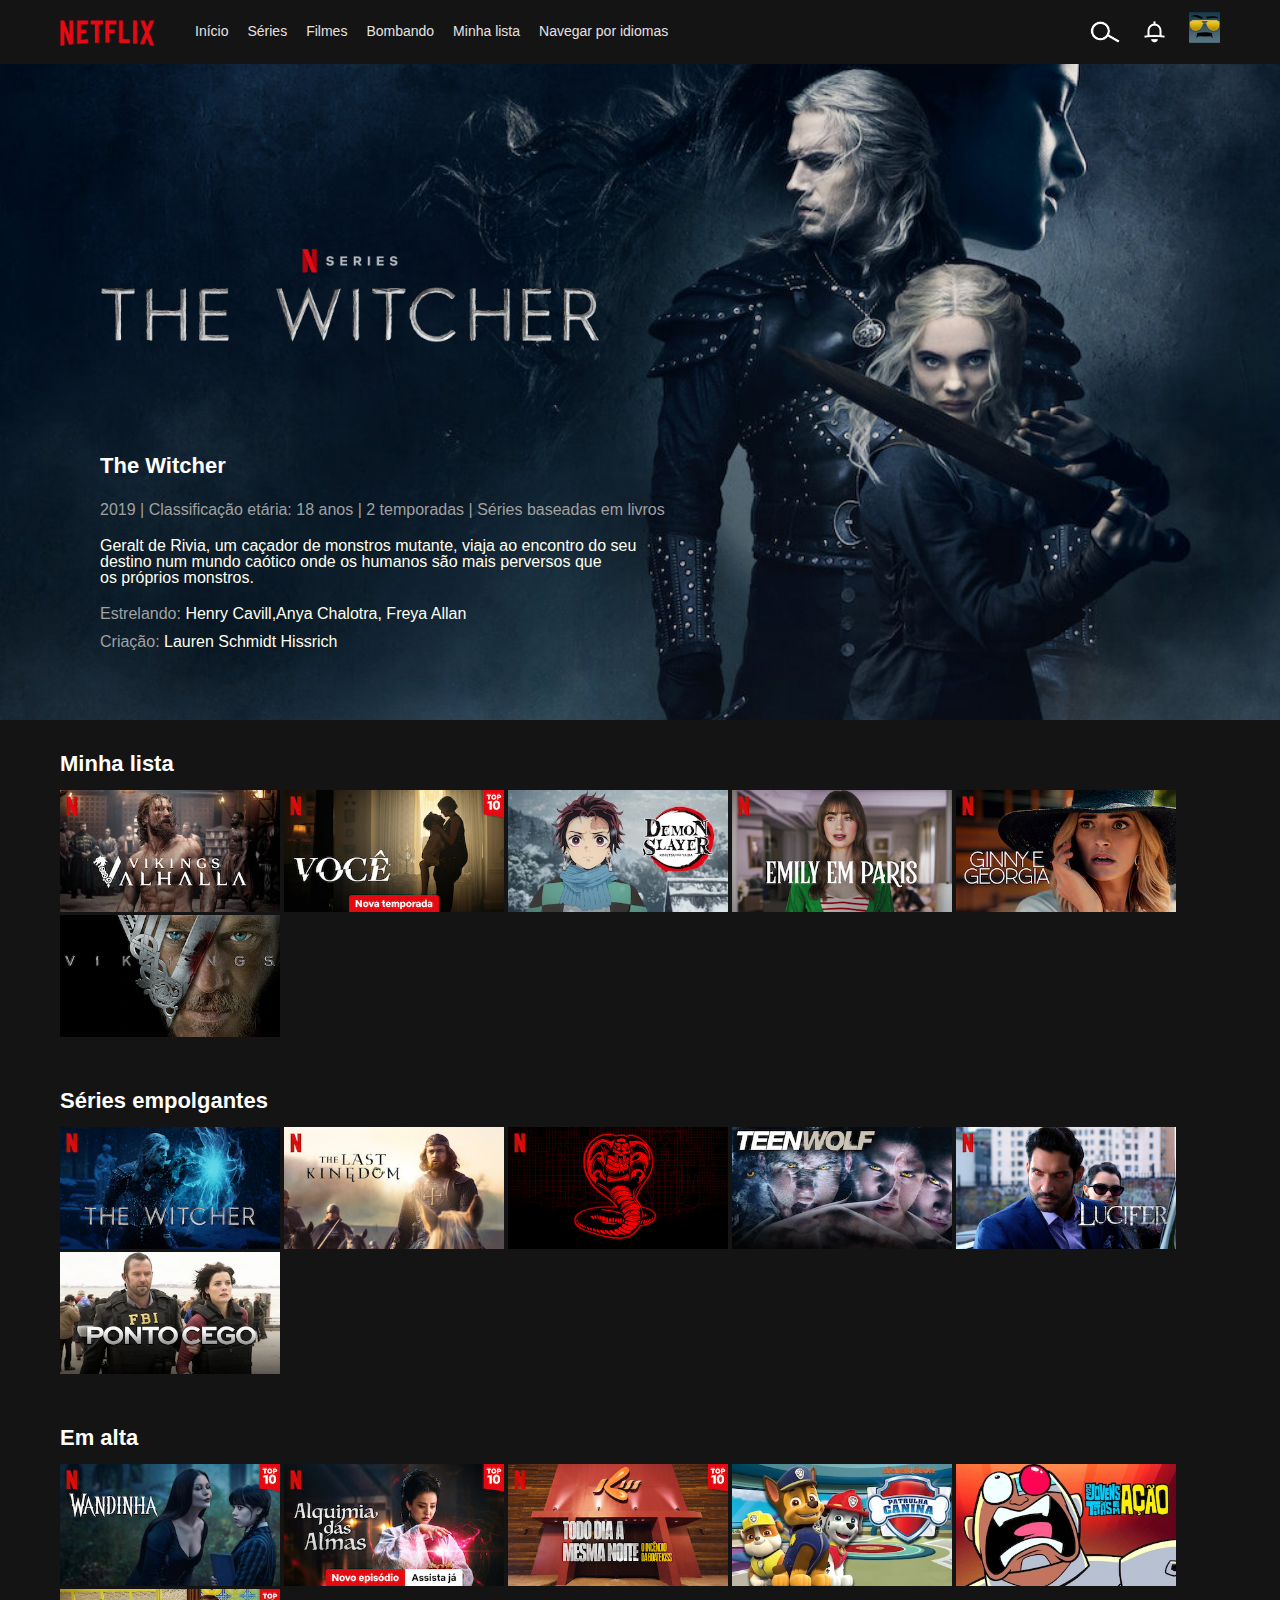
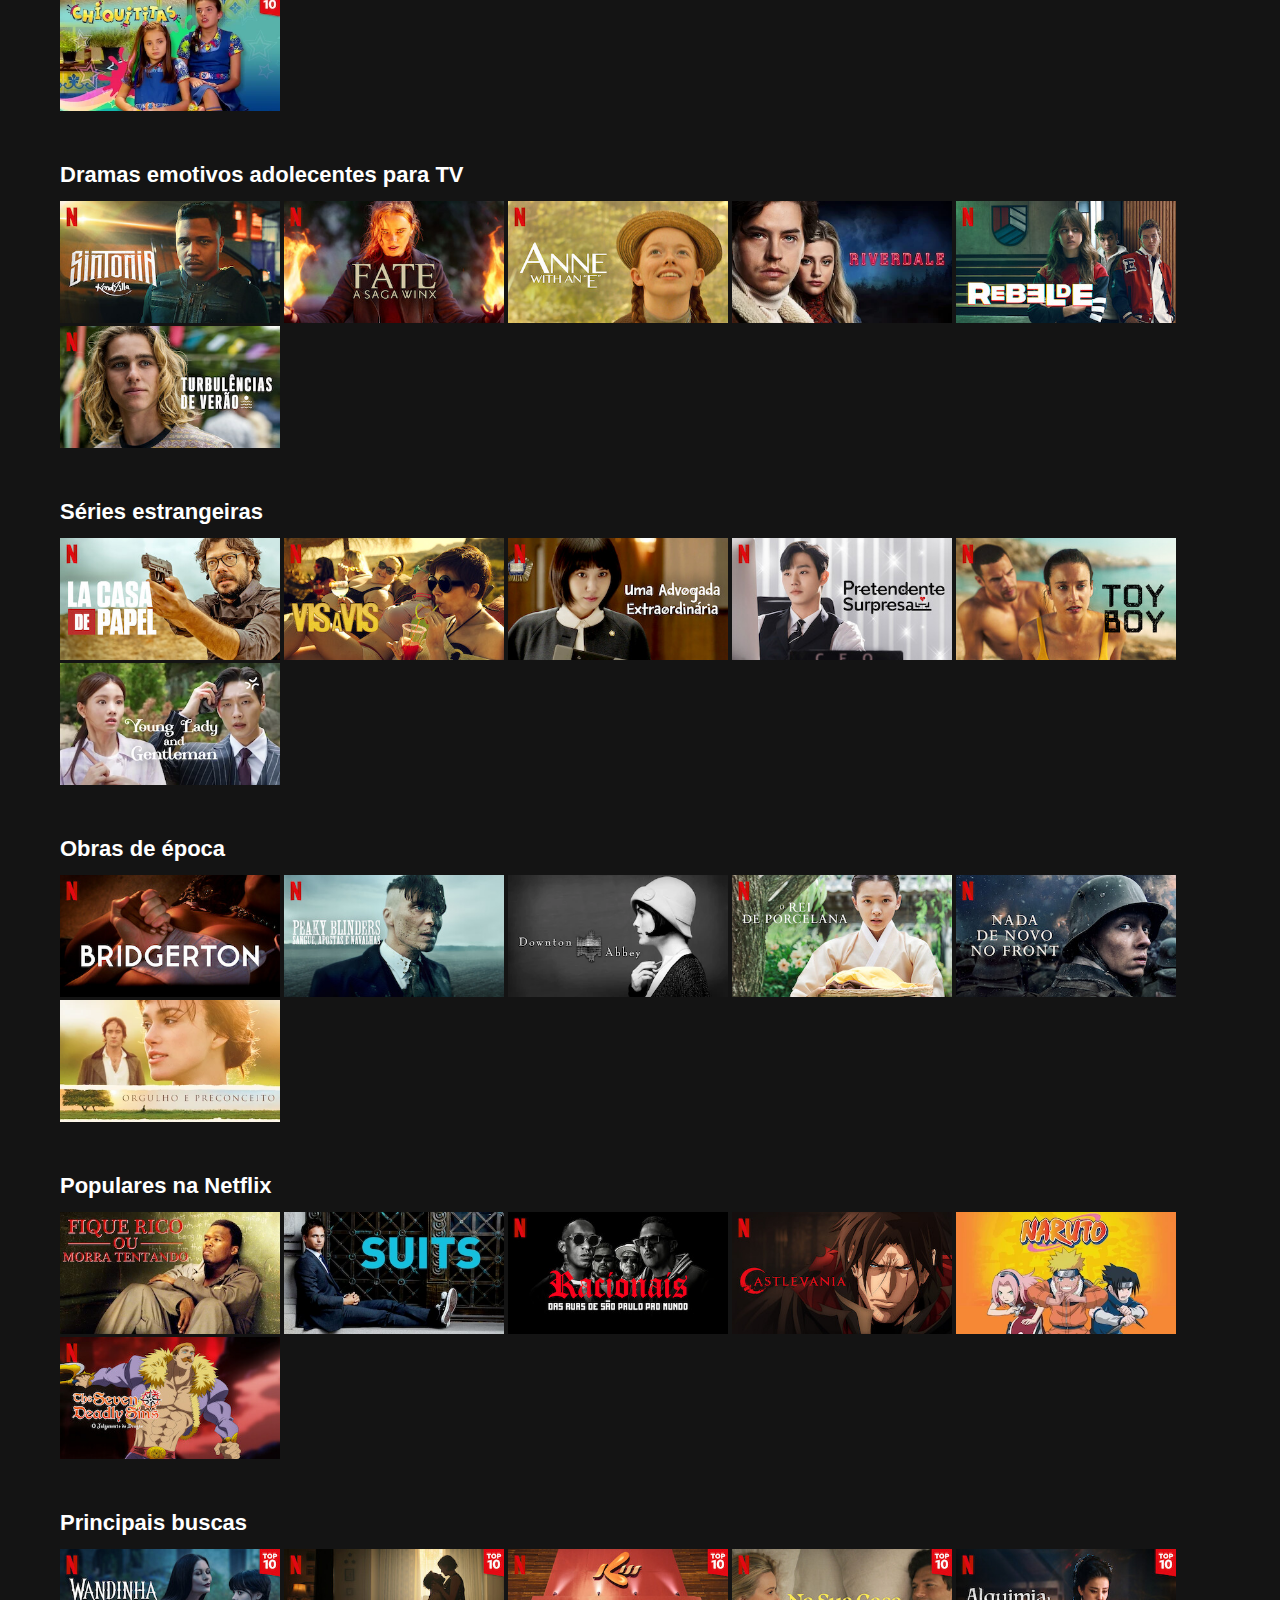
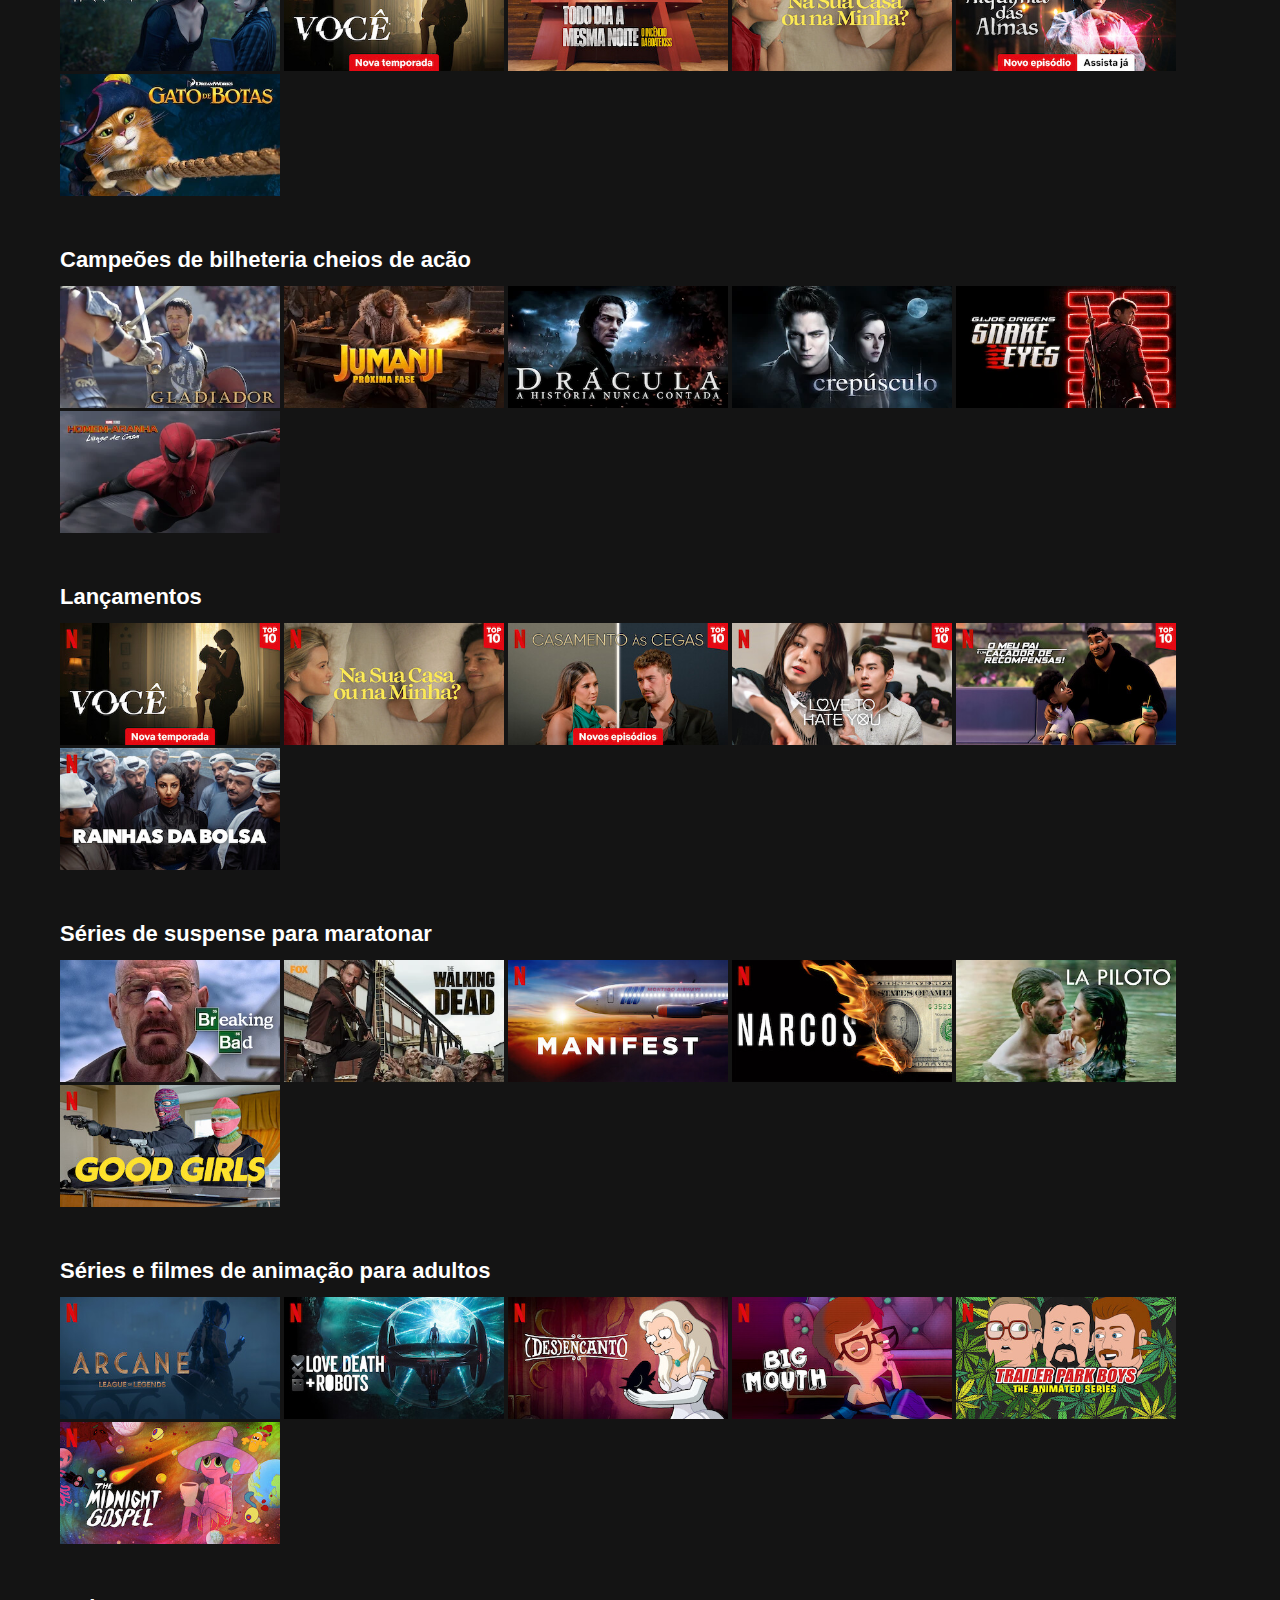
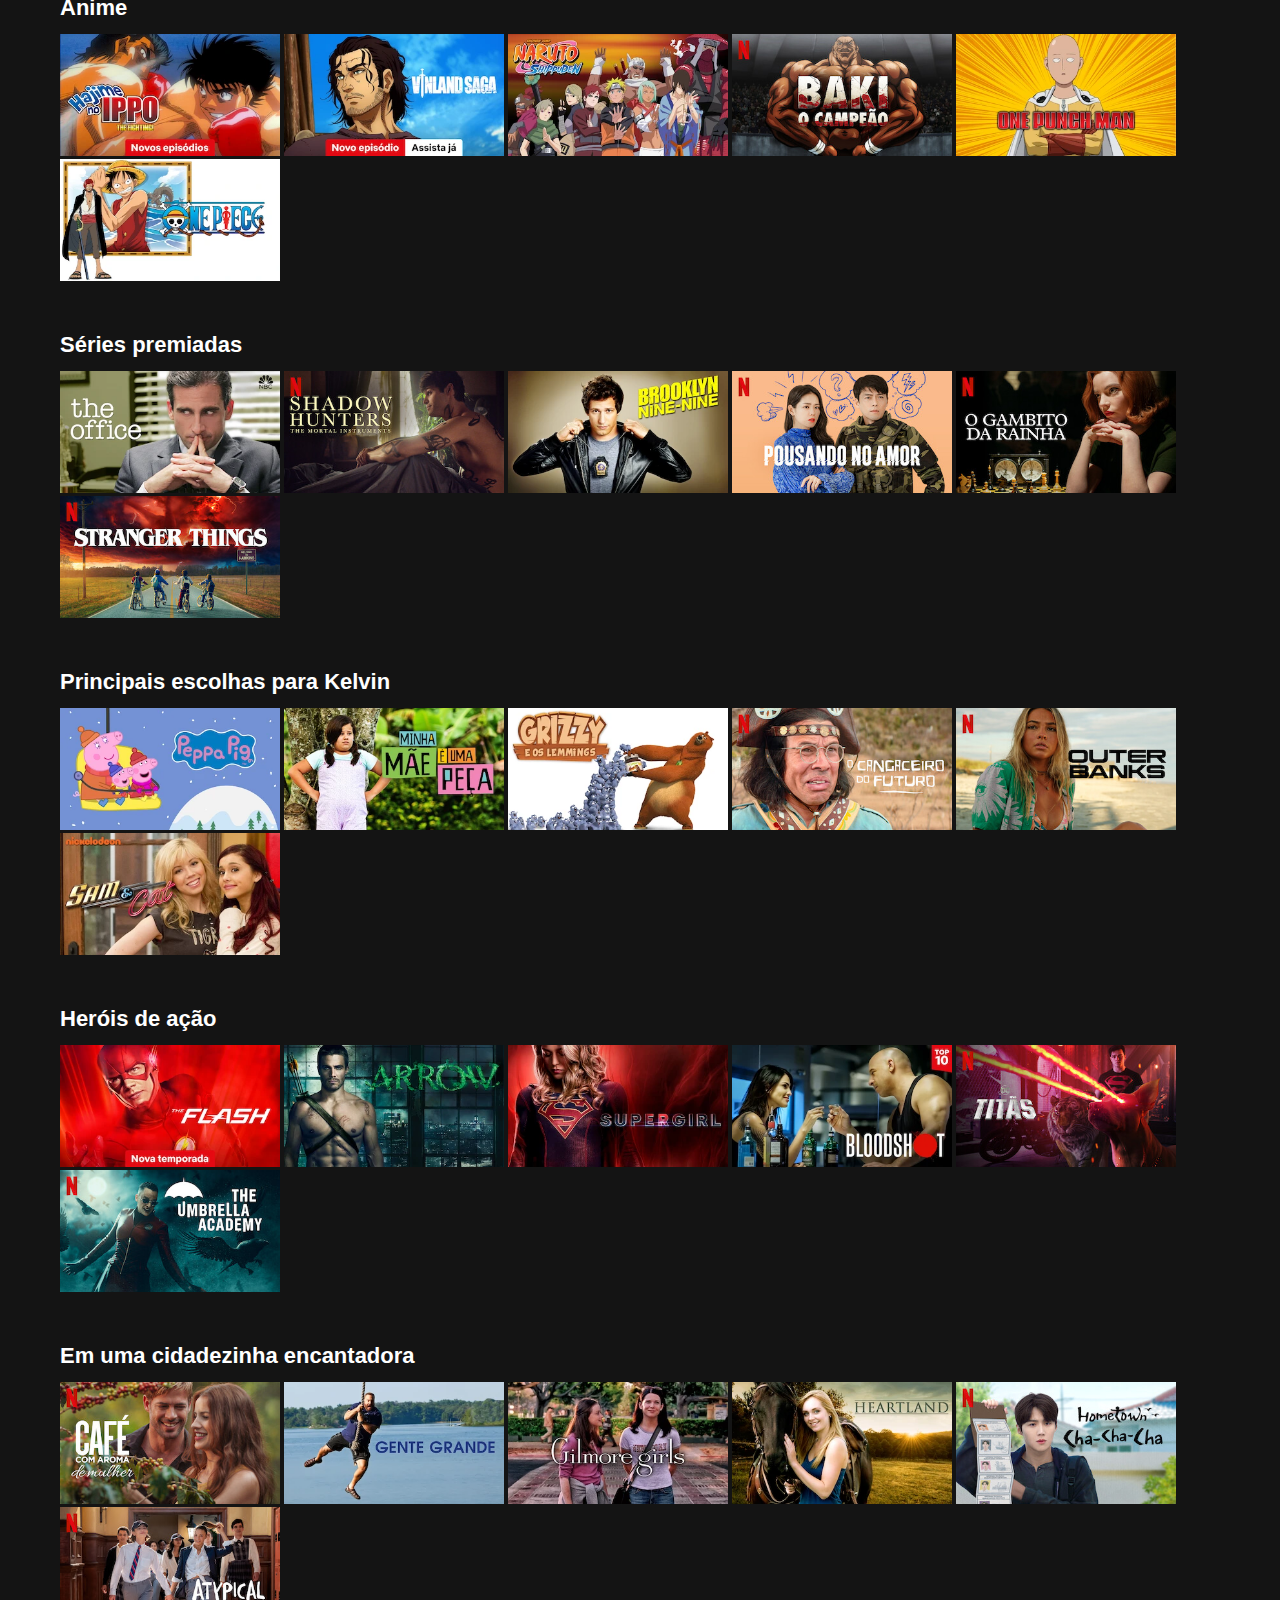
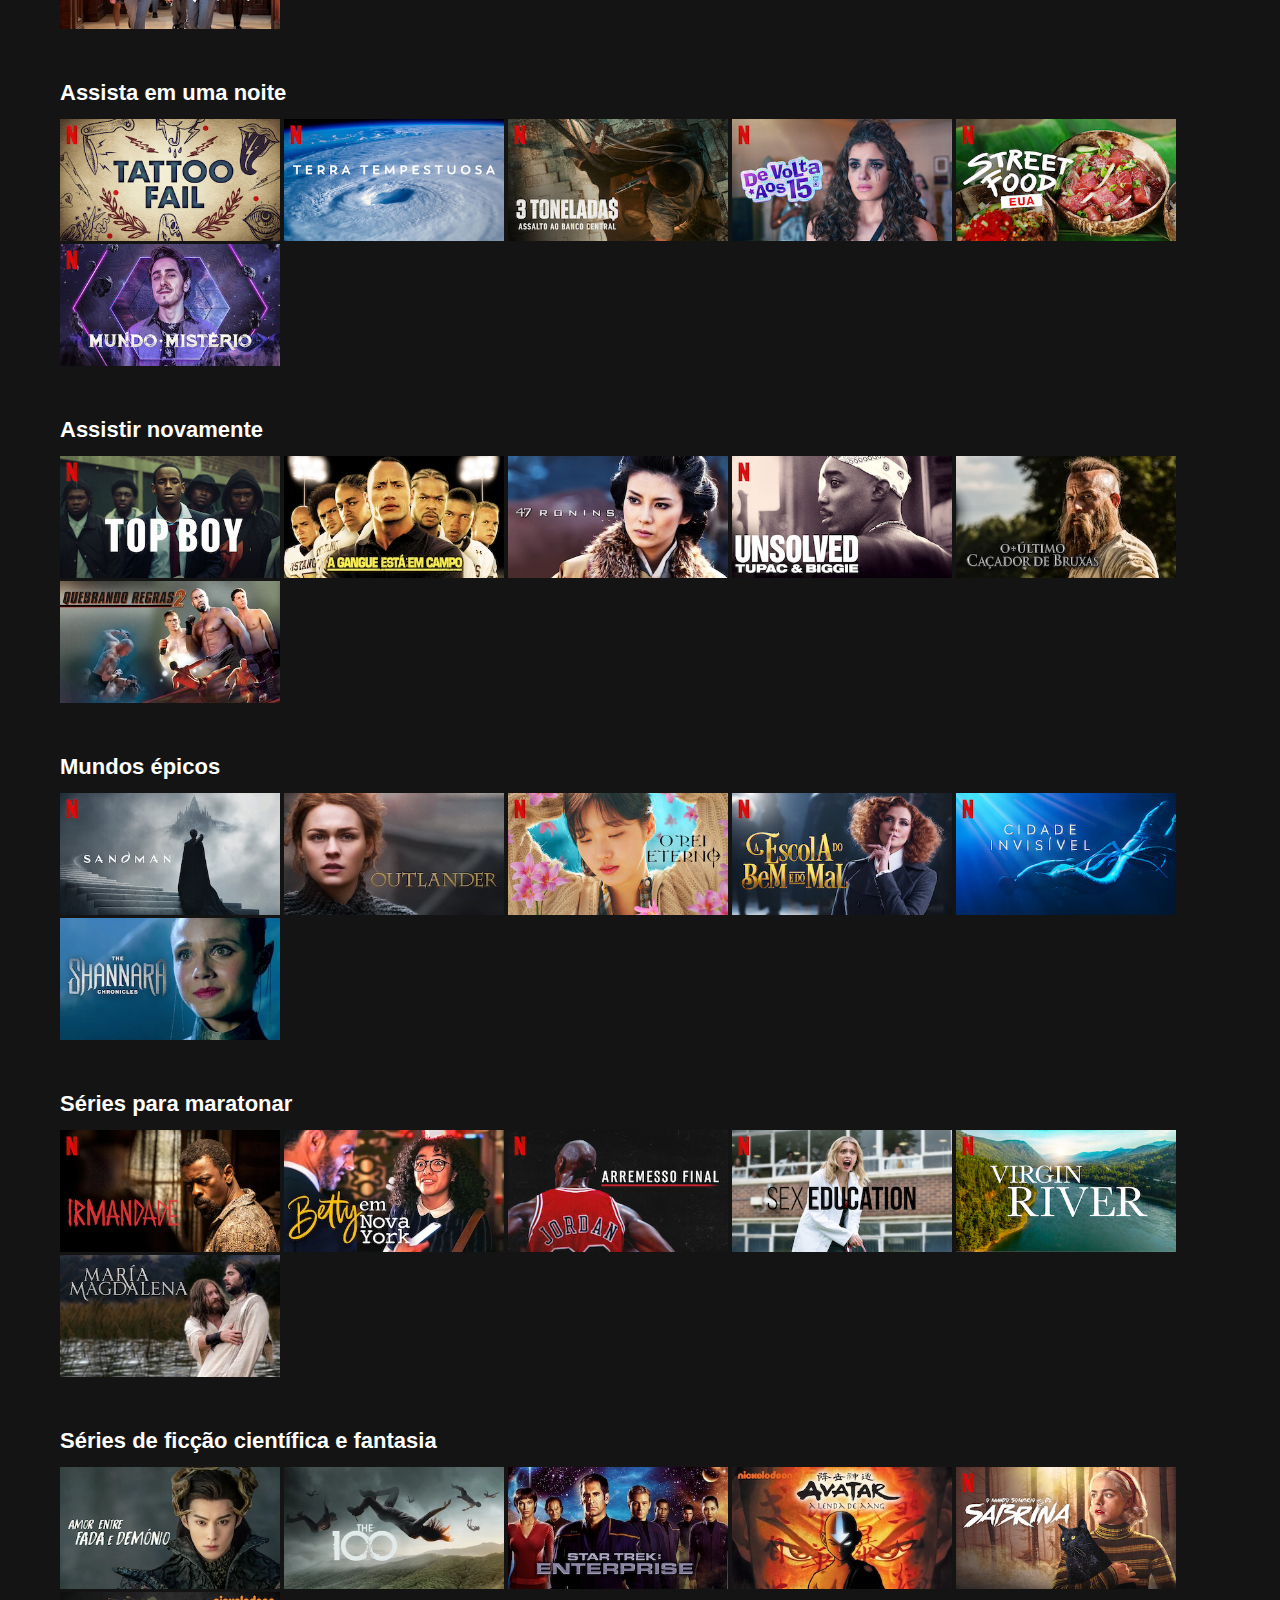
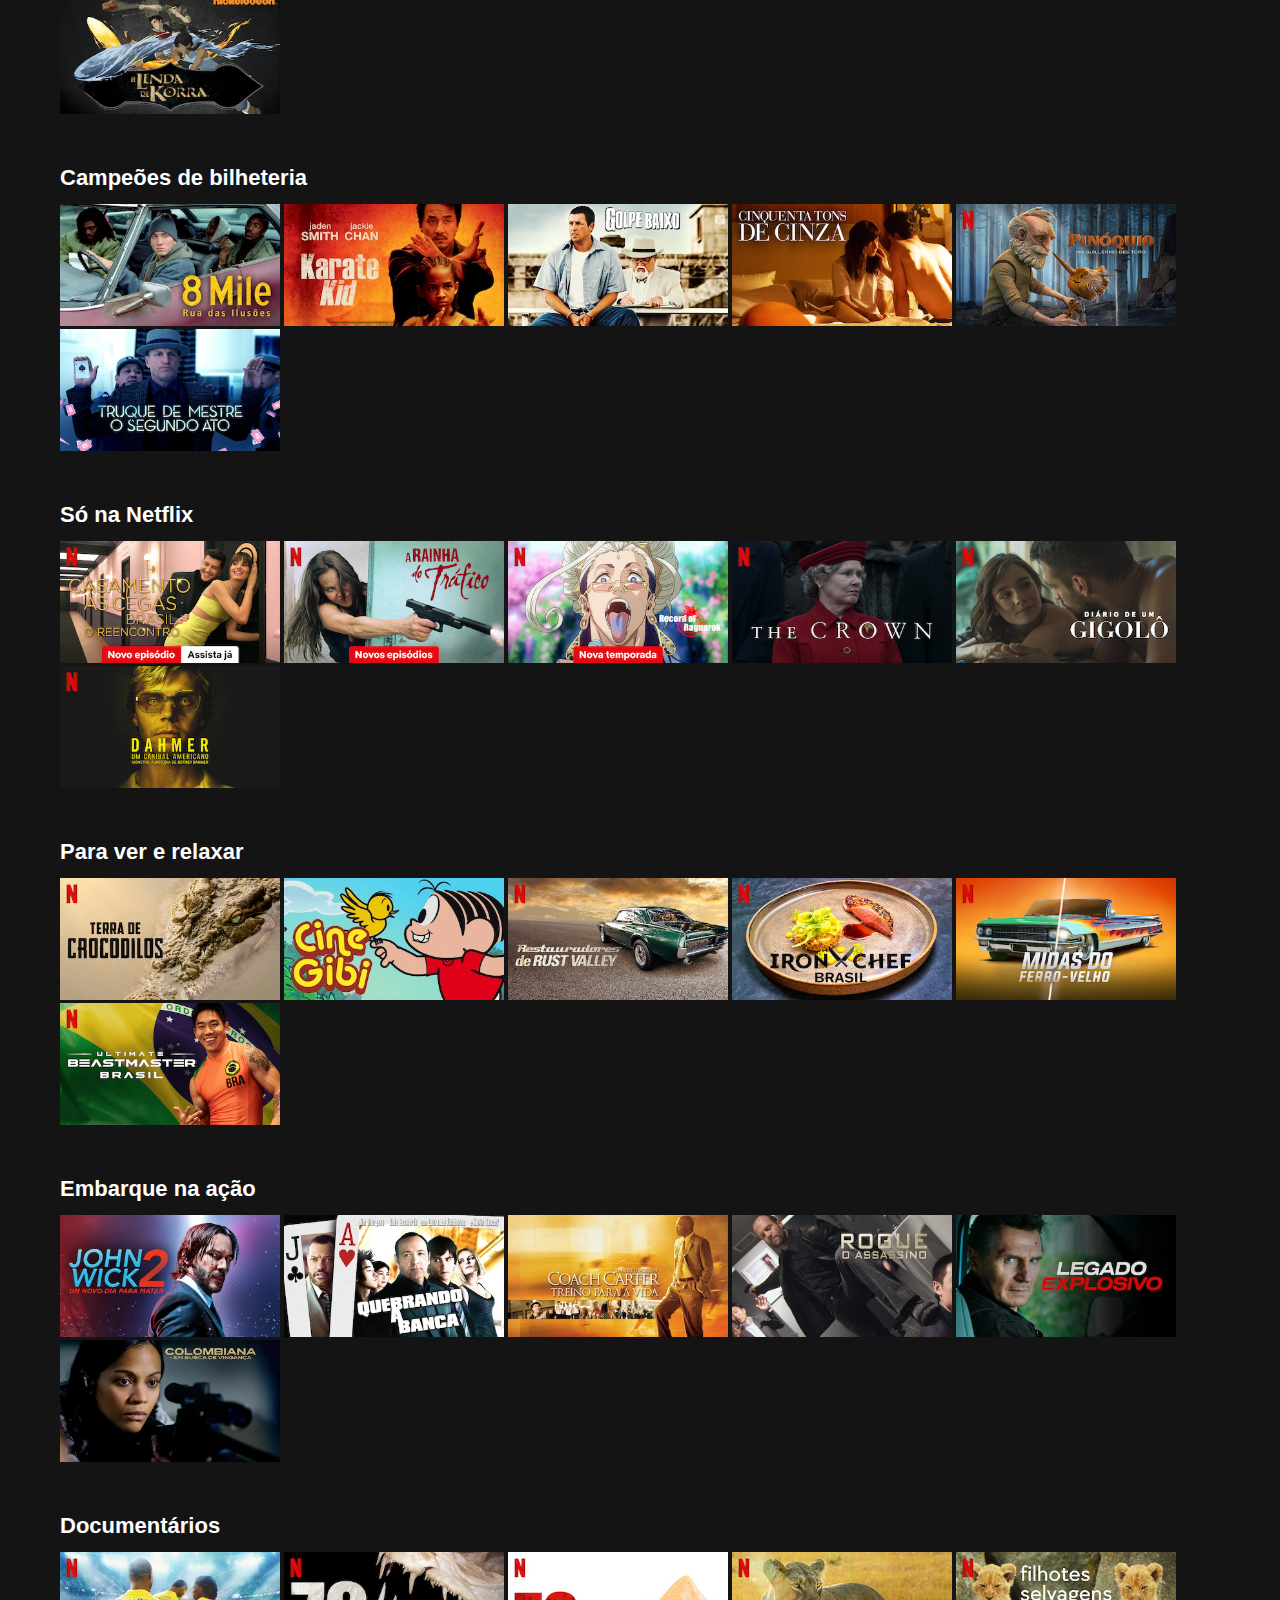
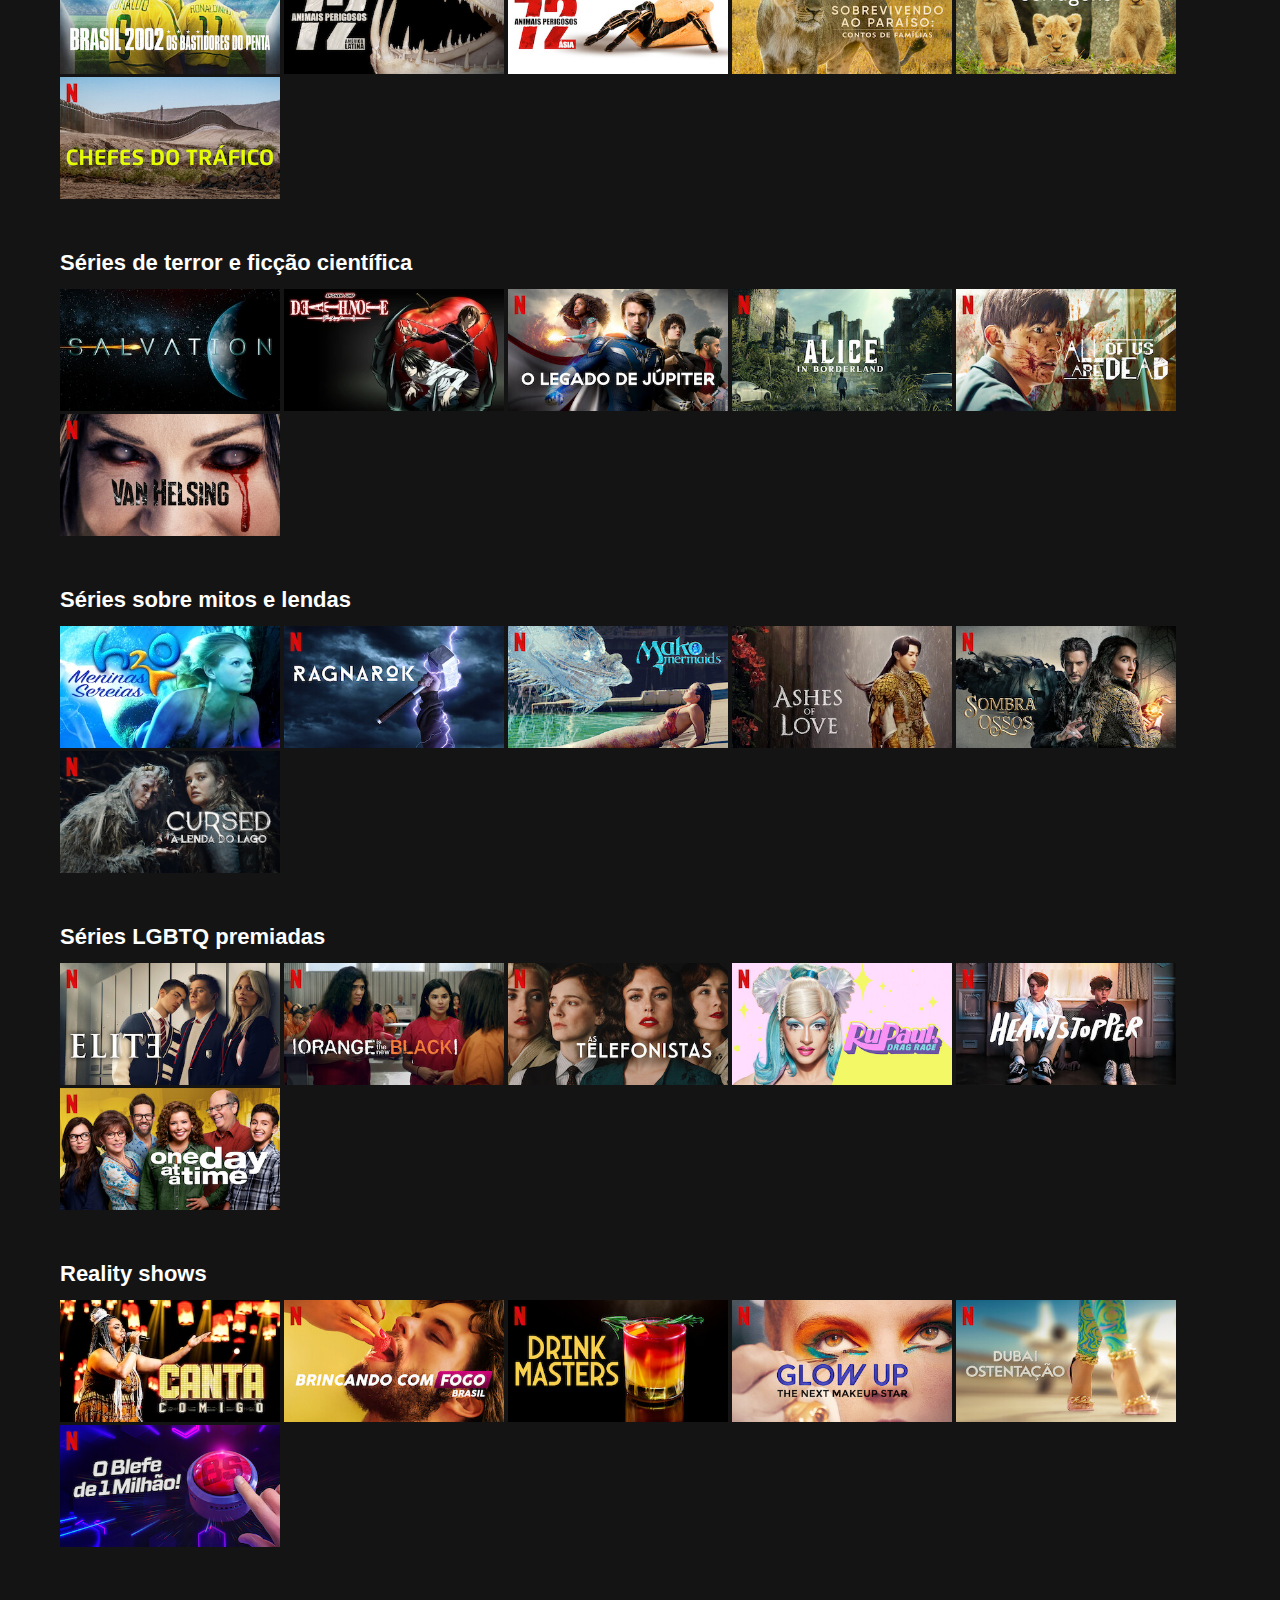
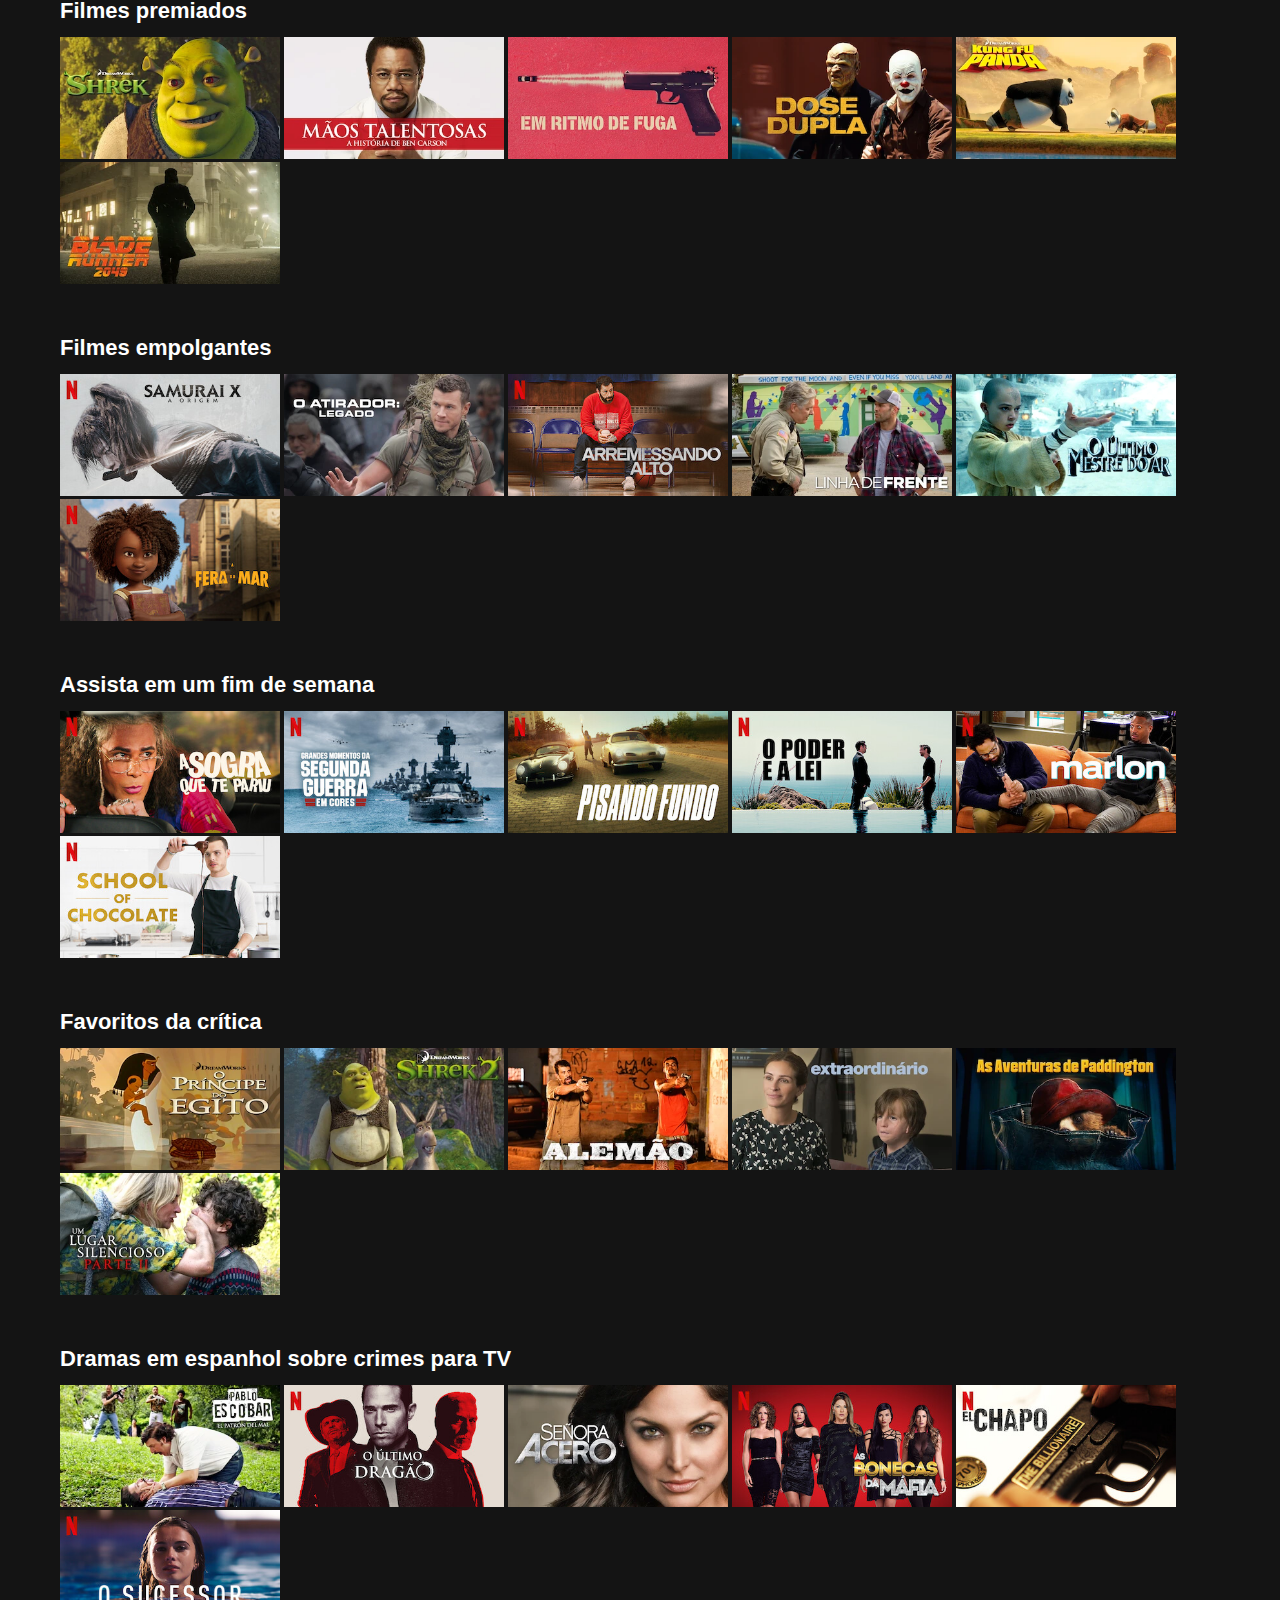
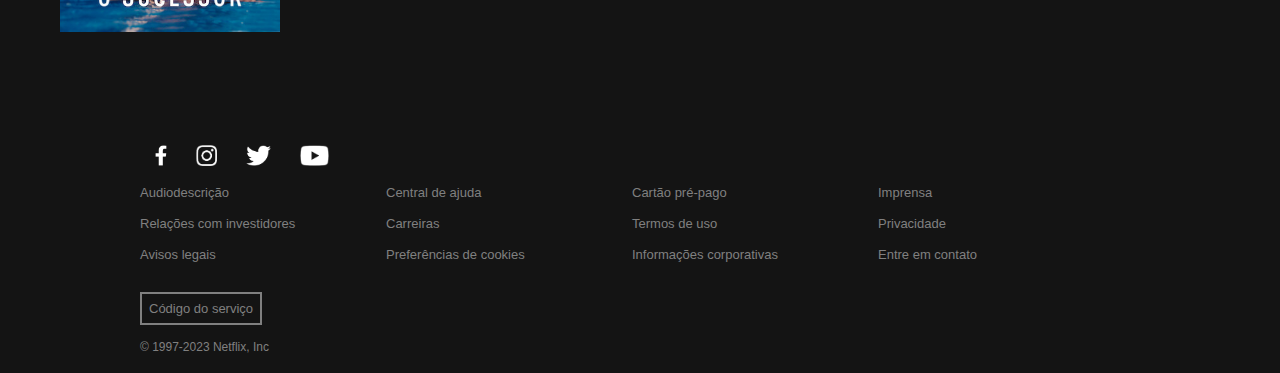
<file: index.html>
<!--INTERFACE DE STREAMING - NETFLIX-->

<!DOCTYPE html>
<html lang="pt-br">
<head>
    <meta charset="UTF-8">
    <link rel="shortcut icon" href="src/imagens/icones/netflix-icon.ico" type="image/x-icon">
    <title>Netflix</title>
    <link rel="stylesheet" href="src/css/reset.css">
    <link rel="stylesheet" href="src/css/style.css">
</head>
<body>
    <header>
        <div class="nav-caixa">
            <nav>
                <h1><a href="index.html"><img src="src/imagens/icones/netflix.png" alt="Logo Netflix" class="logo"></a></h1>
                <ul>
                    <li><a href="index.html">Início</a></li>
                    <li><a href="">Séries</a></li>
                    <li><a href="">Filmes</a></li>
                    <li><a href="">Bombando</a></li>
                    <li><a href="">Minha lista</a></li>
                    <li><a href="">Navegar por idiomas</a></li>
                </ul>
                <div class="icones-nav">
                    <a href=""><img src="src/imagens/icones/pesquisar.png" alt="Inone de pesquisa" class="pesquisa"></a>
                    <a href=""><img src="src/imagens/icones/sino.png" alt="Inone de notificações" class="notificacoes"></a>
                    <a href="perfis.html"><img src="src/imagens/icones/perfil_k.png" alt="Icone de perfil" class="perfis"></a>
                </div>
            </nav>
        </div>
        <div class="serie-de-exibicao">
            <img src="src/imagens/banner/the_witcher_banner.jpg" alt="Banner" class="banner">
            <img src="src/imagens/banner/Witcher00.png" alt="The Witcher" class="titulo-serie-destaque">
        </div>
        <div class="resenha-serie-de-exibicao">
            <h2 class="titulo">The Witcher</h2>
            <p><span class="p-cinza">2019 | Classificação etária: 18 anos | 2 temporadas | Séries baseadas em livros</span></p>
            <div class="resenha">
                <p>Geralt de Rivia, um caçador de monstros mutante, viaja ao encontro do seu <br> destino 
                num mundo caótico onde os humanos são mais perversos que <br> os próprios monstros.</p>
            </div>
            <div class="resenha-creditos">
                <p><span class="p-cinza">Estrelando:</span> Henry Cavill,Anya Chalotra, Freya Allan</p>
                <p><span class="p-cinza">Criação:</span> Lauren Schmidt Hissrich</p>
            </div>
        </div>
    </header>
    <main>
        <div class="conteudo-principal">
            <div class="minha-lista">
                <h2 class="titulo">Minha lista</h2>
                <ul>
                    <li><a href="https://www.netflix.com/watch/81149450?tctx=0%2C1%2C%2C%2C%2C%2C%2C%2C%2CVideo%3A81149450" target="_blank"><img src="src/imagens/videos/vikings_v.jpg" alt="Foto do vídeo" class="imagem"></a></li>
                    <li><a href="https://www.netflix.com/watch/80211991?tctx=0%2C0%2C%2C%2C%2C%2C%2C%2C%2CVideo%3A80211991" target="_blank"><img src="src/imagens/videos/voce.jpg" alt="Foto do vídeo" class="imagem"></a></li>
                    <li><a href="https://www.netflix.com/watch/81091393?tctx=0%2C3%2C%2C%2C%2C%2C%2C%2C%2CVideo%3A81091393" target="_blank"><img src="src/imagens/videos/demon_s.jpg" alt="Foto do vídeo" class="imagem"></a></li>
                    <li><a href="https://www.netflix.com/watch/81037371?tctx=1%2C0%2C%2C%2C%2C%2C%2C%2C%2CVideo%3A81037371" target="_blank"><img src="src/imagens/videos/emily_e_p.jpg" alt="Foto do vídeo" class="imagem"></a></li>
                    <li><a href="https://www.netflix.com/watch/81025696?tctx=0%2C4%2C%2C%2C%2C%2C%2C%2C%2CVideo%3A81025696" target="_blank"><img src="src/imagens/videos/ginny_e_g.jpg" alt="Foto do vídeo" class="imagem"></a></li>
                    <li><a href="https://www.netflix.com/watch/70301870?tctx=0%2C5%2C%2C%2C%2C%2C%2C%2C%2CVideo%3A70301870" target="_blank"><img src="src/imagens/videos/vikings.jpg" alt="Foto do vídeo" class="imagem"></a></li>
                </ul>
            </div>
            <div class="series-empolgantes">
                <h2 class="titulo">Séries empolgantes</h2>
                <ul>
                    <li><a href="https://www.netflix.com/watch/80189685?tctx=1%2C0%2C%2C%2C%2C%2C%2C%2C%2CVideo%3A80189685" target="_blank"><img src="src/imagens/videos/thewitcher.jpg" alt="Foto do vídeo" class="imagem"></a></li>
                    <li><a href="https://www.netflix.com/watch/80074249?tctx=1%2C4%2C%2C%2C%2C%2C%2C%2C%2CVideo%3A80074249" target="_blank"><img src="src/imagens/videos/thelast_k.jpg" alt="Foto do vídeo" class="imagem"></a></li>
                    <li><a href="https://www.netflix.com/watch/81002370?tctx=0%2C0%2C%2C%2C%2C%2Cb608e7a8-a4b1-4c09-8490-217e4347ee88-1831088%7C1%2C%2C%2CVideo%3A81002370" target="_blank"><img src="src/imagens/videos/cobra_k.jpg" alt="Foto do vídeo" class="imagem"></a></li>
                    <li><a href="https://www.netflix.com/watch/70219484?tctx=0%2C0%2C%2C%2C%2C%2Cdc96b582-73ef-42d4-a597-38e069d5ef6f-99830054%7C1%2C%2C%2CVideo%3A70219484" target="_blank"><img src="src/imagens/videos/teen_w.jpg" alt="Foto do vídeo" class="imagem"></a></li>
                    <li><a href="https://www.netflix.com/watch/80057918?tctx=0%2C0%2C%2C%2C%2C%2C438e8387-9588-489c-81ed-6c792c8e24d6-110379990%7C1%2C%2C%2CVideo%3A80057918" target="_blank"><img src="src/imagens/videos/lucifer.jpg" alt="Foto do vídeo" class="imagem"></a></li>
                    <li><a href="https://www.netflix.com/watch/80058486?tctx=2%2C5%2C%2C%2C%2C%2C%2C%2C%2CVideo%3A80058486" target="_blank"><img src="src/imagens/videos/ponto_c.jpg" alt="Foto do vídeo" class="imagem"></a></li>
                </ul>
            </div>
            <div class="em-alta">
                <h2 class="titulo">Em alta</h2>
                <ul>
                    <li><a href="https://www.netflix.com/watch/81231974?tctx=0%2C0%2C%2C%2C%2C%2C438e8387-9588-489c-81ed-6c792c8e24d6-110458184%7C1%2C%2C%2CVideo%3A81231974" target="_blank"><img src="src/imagens/videos/wandinha.jpg" alt="Foto do vídeo" class="imagem"></a></li>
                    <li><a href="https://www.netflix.com/watch/81517188?tctx=0%2C0%2C%2C%2C%2C%2C438e8387-9588-489c-81ed-6c792c8e24d6-110549308%7C1%2C%2C%2CVideo%3A81517188" target="_blank"><img src="src/imagens/videos/alquimia_d_a.jpg" alt="Foto do vídeo" class="imagem"></a></li>
                    <li><a href="https://www.netflix.com/watch/81218409?tctx=0%2C0%2C%2C%2C%2C%2C438e8387-9588-489c-81ed-6c792c8e24d6-110587920%7C1%2C%2C%2CVideo%3A81218409" target="_blank"><img src="src/imagens/videos/todo_d_a_m_n.jpg" alt="Foto do vídeo" class="imagem"></a></li>
                    <li><a href="https://www.netflix.com/watch/80026226?tctx=0%2C0%2C%2C%2C%2C%2C438e8387-9588-489c-81ed-6c792c8e24d6-110630174%7C1%2C%2C%2CVideo%3A80026226" target="_blank"><img src="src/imagens/videos/patrulha_c.jpg" alt="Foto do vídeo" class="imagem"></a></li>
                    <li><a href="https://www.netflix.com/watch/80103408?tctx=0%2C0%2C%2C%2C%2C%2C438e8387-9588-489c-81ed-6c792c8e24d6-110672158%7C1%2C%2C%2CVideo%3A80103408" target="_blank"><img src="src/imagens/videos/jovens_t.jpg" alt="Foto do vídeo" class="imagem"></a></li>
                    <li><a href="https://www.netflix.com/watch/80059506?tctx=0%2C0%2C%2C%2C%2C%2C438e8387-9588-489c-81ed-6c792c8e24d6-110705410%7C1%2C%2C%2CVideo%3A80059506" target="_blank"><img src="src/imagens/videos/chiquititas.jpg" alt="Foto do vídeo" class="imagem"></a></li>
                </ul>
            </div>
            <div class="dramas-emotivos-adolecentes-para-tv">
                <h2 class="titulo">Dramas emotivos adolecentes para TV</h2>
                <ul>
                    <li><a href="https://www.netflix.com/watch/80217315?tctx=0%2C0%2C%2C%2C%2C%2C438e8387-9588-489c-81ed-6c792c8e24d6-111070534%7C1%2C%2C%2CVideo%3A80217315" target="_blank"><img src="src/imagens/videos/sintonia.jpg" alt="Foto do vídeo" class="imagem"></a></li>
                    <li><a href="https://www.netflix.com/watch/80220679?tctx=0%2C4%2C%2C%2C%2C%2C438e8387-9588-489c-81ed-6c792c8e24d6-111103662%7C1%2C%2C%2CVideo%3A80220679" target="_blank"><img src="src/imagens/videos/fate.jpg" alt="Foto do vídeo" class="imagem"></a></li>
                    <li><a href="https://www.netflix.com/watch/80136311?tctx=0%2C1%2C%2C%2C%2C%2C438e8387-9588-489c-81ed-6c792c8e24d6-111144248%7C1%2C%2C%2CVideo%3A80136311" target="_blank"><img src="src/imagens/videos/anne_w_a_e.jpg" alt="Foto do vídeo" class="imagem"></a></li>
                    <li><a href="https://www.netflix.com/watch/80133311?tctx=0%2C0%2C%2C%2C%2C%2C438e8387-9588-489c-81ed-6c792c8e24d6-111174692%7C1%2C%2C%2CVideo%3A80133311" target="_blank"><img src="src/imagens/videos/riverdale.jpg" alt="Foto do vídeo" class="imagem"></a></li>
                    <li><a href="https://www.netflix.com/watch/81033243?tctx=0%2C0%2C%2C%2C%2C%2C438e8387-9588-489c-81ed-6c792c8e24d6-111204584%7C1%2C%2C%2CVideo%3A81033243" target="_blank"><img src="src/imagens/videos/rebelde.jpg" alt="Foto do vídeo" class="imagem"></a></li>
                    <li><a href="https://www.netflix.com/watch/81032078?tctx=0%2C0%2C%2C%2C%2C%2C438e8387-9588-489c-81ed-6c792c8e24d6-111240574%7C1%2C%2C%2CVideo%3A81032078" target="_blank"><img src="src/imagens/videos/turbulencias_d_v.jpg" alt="Foto do vídeo" class="imagem"></a></li>
                </ul>
            </div>
            <div class="series-estrangeiras">
                <h2 class="titulo">Séries estrangeiras</h2>
                <ul>
                    <li><a href="https://www.netflix.com/watch/80192098?tctx=0%2C1%2C%2C%2C%2C%2C438e8387-9588-489c-81ed-6c792c8e24d6-111288912%7C1%2C%2C%2CVideo%3A80192098" target="_blank"><img src="src/imagens/videos/lacasa_d_p.jpg" alt="Foto do vídeo" class="imagem"></a></li>
                    <li><a href="https://www.netflix.com/watch/80059465?tctx=0%2C8%2C%2C%2C%2C%2C438e8387-9588-489c-81ed-6c792c8e24d6-111288912%7C1%2C%2C%2CVideo%3A80059465" target="_blank"><img src="src/imagens/videos/vis_a_v.jpg" alt="Foto do vídeo" class="imagem"></a></li>
                    <li><a href="https://www.netflix.com/watch/81518991?tctx=0%2C0%2C%2C%2C%2C%2C438e8387-9588-489c-81ed-6c792c8e24d6-111398434%7C1%2C%2C%2CVideo%3A81518991" target="_blank"><img src="src/imagens/videos/umaadvogada_e.jpg" alt="Foto do vídeo" class="imagem"></a></li>
                    <li><a href="https://www.netflix.com/watch/81509440?tctx=0%2C0%2C%2C%2C%2C%2C438e8387-9588-489c-81ed-6c792c8e24d6-111439850%7C1%2C%2C%2CVideo%3A81509440" target="_blank"><img src="src/imagens/videos/pretendente_s.jpg" alt="Foto do vídeo" class="imagem"></a></li>
                    <li><a href="https://www.netflix.com/watch/81036622?tctx=0%2C0%2C%2C%2C%2C%2C438e8387-9588-489c-81ed-6c792c8e24d6-111472572%7C1%2C%2C%2CVideo%3A81036622" target="_blank"><img src="src/imagens/videos/toy_b.jpg" alt="Foto do vídeo" class="imagem"></a></li>
                    <li><a href="https://www.netflix.com/watch/81609154?tctx=0%2C1%2C%2C%2C%2C%2C438e8387-9588-489c-81ed-6c792c8e24d6-111505840%7C1%2C%2C%2CVideo%3A81609154" target="_blank"><img src="src/imagens/videos/young _l_a_g.jpg" alt="Foto do vídeo" class="imagem"></a></li>
                </ul>
            </div>
            <div class="obras-de-época">
                <h2 class="titulo">Obras de época</h2>
                <ul>
                    <li><a href="https://www.netflix.com/watch/80232398?tctx=2%2C2%2C%2C%2C%2C%2C%2C%2C%2CVideo%3A80232398" target="_blank"><img src="src/imagens/videos/bridgerton.jpg" alt="Foto do vídeo" class="imagem"></a></li>
                    <li><a href="https://www.netflix.com/watch/80002479?tctx=1%2C3%2C%2C%2C%2C%2C%2C%2C%2CVideo%3A80002479" target="_blank"><img src="src/imagens/videos/peaky_b.jpg" alt="Foto do vídeo" class="imagem"></a></li>
                    <li><a href="https://www.netflix.com/watch/70213223?tctx=0%2C0%2C%2C%2C%2C%2C438e8387-9588-489c-81ed-6c792c8e24d6-111617528%7C1%2C%2C%2CVideo%3A70213223" target="_blank"><img src="src/imagens/videos/downton_a.jpg" alt="Foto do vídeo" class="imagem"></a></li>
                    <li><a href="https://www.netflix.com/watch/81430282?tctx=0%2C0%2C%2C%2C%2C%2C438e8387-9588-489c-81ed-6c792c8e24d6-111662924%7C1%2C%2C%2CVideo%3A81430282" target="_blank"><img src="src/imagens/videos/rei_d_p.jpg" alt="Foto do vídeo" class="imagem"></a></li>
                    <li><a href="https://www.netflix.com/watch/81260280?tctx=0%2C0%2C%2C%2C%2C%2C438e8387-9588-489c-81ed-6c792c8e24d6-111723280%7C1%2C%2C%2CVideo%3A81260280" target="_blank"><img src="src/imagens/videos/nada_d_n_n_f.jpg" alt="Foto do vídeo" class="imagem"></a></li>
                    <li><a href="https://www.netflix.com/watch/70032594?tctx=0%2C0%2C%2C%2C%2C%2C438e8387-9588-489c-81ed-6c792c8e24d6-111756578%7C1%2C%2C%2CVideo%3A70032594" target="_blank"><img src="src/imagens/videos/orgulho_e_p.jpg" alt="Foto do vídeo" class="imagem"></a></li>
                </ul>
            </div>
            <div class="populares-na-netflix">
                <h2 class="titulo">Populares na Netflix</h2>
                <ul>
                    <li><a href="https://www.netflix.com/watch/70039177?tctx=3%2C3%2C%2C%2C%2C%2C%2C%2C%2CVideo%3A70039177" target="_blank"><img src="src/imagens/videos/fique_r_o_m_t.jpg" alt="Foto do vídeo" class="imagem"></a></li>
                    <li><a href="https://www.netflix.com/watch/70195800?tctx=0%2C0%2C%2C%2C%2C%2C438e8387-9588-489c-81ed-6c792c8e24d6-111844912%7C1%2C%2C%2CVideo%3A70195800" target="_blank"><img src="src/imagens/videos/suits.jpg" alt="Foto do vídeo" class="imagem"></a></li>
                    <li><a href="https://www.netflix.com/watch/81082516?tctx=0%2C0%2C%2C%2C%2C%2C438e8387-9588-489c-81ed-6c792c8e24d6-111874230%7C1%2C%2C%2CVideo%3A81082516" target="_blank"><img src="src/imagens/videos/racionais.jpg" alt="Foto do vídeo" class="imagem"></a></li>
                    <li><a href="https://www.netflix.com/watch/80095241?tctx=1%2C5%2C%2C%2C%2C%2C%2C%2C%2CVideo%3A80095241" target="_blank"><img src="src/imagens/videos/castlevania.jpg" alt="Foto do vídeo" class="imagem"></a></li>
                    <li><a href="https://www.netflix.com/watch/70205012?tctx=0%2C1%2C%2C%2C%2C%2C438e8387-9588-489c-81ed-6c792c8e24d6-111923220%7C1%2C%2C%2CVideo%3A70205012" target="_blank"><img src="src/imagens/videos/naruto.jpg" alt="Foto do vídeo" class="imagem"></a></li>
                    <li><a href="https://www.netflix.com/watch/80050063?tctx=0%2C21%2C%2C%2C%2C%2C438e8387-9588-489c-81ed-6c792c8e24d6-111923220%7C1%2C%2C%2CVideo%3A80050063" target="_blank"><img src="src/imagens/videos/theseven_d_s.jpg" alt="Foto do vídeo" class="imagem"></a></li>
                </ul>
            </div>
            <div class="principais-buscas">
                <h2 class="titulo">Principais buscas</h2>
                <ul>
                    <li><a href="https://www.netflix.com/watch/81231974?tctx=0%2C14%2C%2C%2C%2C%2C438e8387-9588-489c-81ed-6c792c8e24d6-111923220%7C1%2C%2C%2CVideo%3A81231974" target="_blank"><img src="src/imagens/videos/wandinha.jpg" alt="Foto do vídeo" class="imagem"></a></li>
                    <li><a href="https://www.netflix.com/watch/80211991?tctx=0%2C0%2C%2C%2C%2C%2C%2C%2C%2CVideo%3A80211991" target="_blank"><img src="src/imagens/videos/voce.jpg" alt="Foto do vídeo" class="imagem"></a></li>
                    <li><a href="https://www.netflix.com/watch/81218409?tctx=0%2C2%2C%2C%2C%2C%2C438e8387-9588-489c-81ed-6c792c8e24d6-112266498%7C1%2C%2C%2CVideo%3A81218409" target="_blank"><img src="src/imagens/videos/todo_d_a_m_n.jpg" alt="Foto do vídeo" class="imagem"></a></li>
                    <li><a href="https://www.netflix.com/watch/81045831?tctx=0%2C0%2C%2C%2C%2C%2C438e8387-9588-489c-81ed-6c792c8e24d6-112350376%7C1%2C%2C%2CVideo%3A81045831" target="_blank"><img src="src/imagens/videos/nasua_c_o_n_m.jpg" alt="Foto do vídeo" class="imagem"></a></li>
                    <li><a href="https://www.netflix.com/watch/81517188?tctx=0%2C0%2C%2C%2C%2C%2C438e8387-9588-489c-81ed-6c792c8e24d6-112585704%7C1%2C%2C%2CVideo%3A81517188" target="_blank"><img src="src/imagens/videos/alquimia_d_a.jpg" alt="Foto do vídeo" class="imagem"></a></li>
                    <li><a href="https://www.netflix.com/watch/70202053?tctx=0%2C0%2C%2C%2C%2C%2C438e8387-9588-489c-81ed-6c792c8e24d6-112621806%7C1%2C%2C%2CVideo%3A70202053" target="_blank"><img src="src/imagens/videos/gato_d_b.jpg" alt="Foto do vídeo" class="imagem"></a></li>
                </ul>
            </div>
            <div class="campeoes-de-bilheteria-cheios-de-acao">
                <h2 class="titulo">Campeões de bilheteria cheios de acão</h2>
                <ul>
                    <li><a href="https://www.netflix.com/watch/60000929?tctx=0%2C0%2C%2C%2C%2C%2C438e8387-9588-489c-81ed-6c792c8e24d6-112963261%7C1%2C%2C%2CVideo%3A60000929" target="_blank"><img src="src/imagens/videos/gladiador.jpg" alt="Foto do vídeo" class="imagem"></a></li>
                    <li><a href="https://www.netflix.com/watch/81161789?tctx=0%2C1%2C%2C%2C%2C%2C438e8387-9588-489c-81ed-6c792c8e24d6-112995484%7C1%2C%2C%2CVideo%3A81161789" target="_blank"><img src="src/imagens/videos/jumanji.jpg" alt="Foto do vídeo" class="imagem"></a></li>
                    <li><a href="https://www.netflix.com/watch/70305899?tctx=0%2C0%2C%2C%2C%2C%2C438e8387-9588-489c-81ed-6c792c8e24d6-113063264%7C1%2C%2C%2CVideo%3A70305899" target="_blank"><img src="src/imagens/videos/dracula.jpg" alt="Foto do vídeo" class="imagem"></a></li>
                    <li><a href="https://www.netflix.com/watch/70099113?tctx=0%2C0%2C%2C%2C%2C%2C438e8387-9588-489c-81ed-6c792c8e24d6-113102142%7C1%2C%2C%2CVideo%3A70099113" target="_blank"><img src="src/imagens/videos/crepusculo.jpg" alt="Foto do vídeo" class="imagem"></a></li>
                    <li><a href="https://www.netflix.com/watch/81198984?tctx=0%2C1%2C%2C%2C%2C%2Ca9c52be0-544d-46e8-9e49-3b148fe82b9c-135433186%7C1%2C%2C%2CVideo%3A81198984" target="_blank"><img src="src/imagens/videos/gijoe.jpg" alt="Foto do vídeo" class="imagem"></a></li>
                    <li><a href="https://www.netflix.com/watch/80166369?tctx=0%2C2%2C%2C%2C%2C%2Ca9c52be0-544d-46e8-9e49-3b148fe82b9c-135559683%7C1%2C%2C%2CVideo%3A80166369" target="_blank"><img src="src/imagens/videos/homem_a.jpg" alt="Foto do vídeo" class="imagem"></a></li>
                </ul>
            </div>
            <div class="lancamentos">
                <h2 class="titulo">Lançamentos</h2>
                <ul>
                    <li><a href="https://www.netflix.com/watch/80211991?tctx=0%2C1%2C%2C%2C%2C%2C%2C%2C%2CVideo%3A80211991" target="_blank"><img src="src/imagens/videos/voce.jpg" alt="Foto do vídeo" class="imagem"></a></li>
                    <li><a href="https://www.netflix.com/watch/81045831?tctx=0%2C0%2C%2C%2C%2C%2Ca9c52be0-544d-46e8-9e49-3b148fe82b9c-135633388%7C1%2C%2C%2CVideo%3A81045831" target="_blank"><img src="src/imagens/videos/nasua_c_o_n_m.jpg" alt="Foto do vídeo" class="imagem"></a></li>
                    <li><a href="https://www.netflix.com/watch/80996601?tctx=0%2C1%2C%2C%2C%2C%2Ca9c52be0-544d-46e8-9e49-3b148fe82b9c-135669164%7C1%2C%2C%2CVideo%3A80996601" target="_blank"><img src="src/imagens/videos/casamento_a_c.jpg" alt="Foto do vídeo" class="imagem"></a></li>
                    <li><a href="https://www.netflix.com/watch/81463556?tctx=0%2C0%2C%2C%2C%2C%2Ca9c52be0-544d-46e8-9e49-3b148fe82b9c-135755766%7C1%2C%2C%2CVideo%3A81463556" target="_blank"><img src="src/imagens/videos/love_t_h_y.jpg" alt="Foto do vídeo" class="imagem"></a></li>
                    <li><a href="https://www.netflix.com/watch/81035568?tctx=0%2C0%2C%2C%2C%2C%2Ca9c52be0-544d-46e8-9e49-3b148fe82b9c-135788566%7C1%2C%2C%2CVideo%3A81035568" target="_blank"><img src="src/imagens/videos/omeu_p_e_u_c_d_r.jpg" alt="Foto do vídeo" class="imagem"></a></li>
                    <li><a href="https://www.netflix.com/watch/81455844?tctx=0%2C0%2C%2C%2C%2C%2Ca9c52be0-544d-46e8-9e49-3b148fe82b9c-135824966%7C1%2C%2C%2CVideo%3A81455844" target="_blank"><img src="src/imagens/videos/rainhas_d_b.jpg" alt="Foto do vídeo" class="imagem"></a></li>
                </ul>
            </div>
            <div class="series-de-suspense-para-maratonar">
                <h2 class="titulo">Séries de suspense para maratonar</h2>
                <ul>
                    <li><a href="https://www.netflix.com/watch/70143836?tctx=1%2C2%2C%2C%2C%2C%2C%2C%2C%2CVideo%3A70143836" target="_blank"><img src="src/imagens/videos/breaking_b.jpg" alt="Foto do vídeo" class="imagem"></a></li>
                    <li><a href="https://www.netflix.com/watch/70177057?tctx=0%2C1%2C%2C%2C%2C%2Ca9c52be0-544d-46e8-9e49-3b148fe82b9c-135942624%7C1%2C%2C%2CVideo%3A70177057" target="_blank"><img src="src/imagens/videos/thewalking_d.jpg" alt="Foto do vídeo" class="imagem"></a></li>
                    <li><a href="https://www.netflix.com/watch/80241318?tctx=0%2C0%2C%2C%2C%2C%2Ca9c52be0-544d-46e8-9e49-3b148fe82b9c-135970496%7C1%2C%2C%2CVideo%3A80241318" target="_blank"><img src="src/imagens/videos/manifest.jpg" alt="Foto do vídeo" class="imagem"></a></li>
                    <li><a href="https://www.netflix.com/watch/80025172?tctx=0%2C0%2C%2C%2C%2C%2Ca9c52be0-544d-46e8-9e49-3b148fe82b9c-135997979%7C1%2C%2C%2CVideo%3A80025172" target="_blank"><img src="src/imagens/videos/narcos.jpg" alt="Foto do vídeo" class="imagem"></a></li>
                    <li><a href="https://www.netflix.com/watch/80237428?tctx=0%2C1%2C%2C%2C%2C%2Ca9c52be0-544d-46e8-9e49-3b148fe82b9c-136049722%7C1%2C%2C%2CVideo%3A80237428" target="_blank"><img src="src/imagens/videos/lapiloto.jpg" alt="Foto do vídeo" class="imagem"></a></li>
                    <li><a href="https://www.netflix.com/watch/80177342?tctx=0%2C0%2C%2C%2C%2C%2Ca9c52be0-544d-46e8-9e49-3b148fe82b9c-136102214%7C1%2C%2C%2CVideo%3A80177342" target="_blank"><img src="src/imagens/videos/good_g.jpg" alt="Foto do vídeo" class="imagem"></a></li>
                </ul>
            </div>
            <div class="series-e-filmes-de-animação-para-adultos">
                <h2 class="titulo">Séries e filmes de animação para adultos</h2>
                <ul>
                    <li><a href="https://www.netflix.com/watch/81435684?tctx=0%2C0%2C%2C%2C%2C%2Ca9c52be0-544d-46e8-9e49-3b148fe82b9c-136202360%7C1%2C%2C%2CVideo%3A81435684" target="_blank"><img src="src/imagens/videos/arcane.jpg" alt="Foto do vídeo" class="imagem"></a></li>
                    <li><a href="https://www.netflix.com/watch/80174608?tctx=0%2C0%2C%2C%2C%2C%2Ca9c52be0-544d-46e8-9e49-3b148fe82b9c-136238901%7C1%2C%2C%2CVideo%3A80174608" target="_blank"><img src="src/imagens/videos/love_d_r.jpg" alt="Foto do vídeo" class="imagem"></a></li>
                    <li><a href="https://www.netflix.com/watch/80095697?tctx=0%2C1%2C%2C%2C%2C%2Ca9c52be0-544d-46e8-9e49-3b148fe82b9c-136282704%7C1%2C%2C%2CVideo%3A80095697" target="_blank"><img src="src/imagens/videos/desencanto.jpg" alt="Foto do vídeo" class="imagem"></a></li>
                    <li><a href="https://www.netflix.com/watch/80117038?tctx=0%2C0%2C%2C%2C%2C%2Ca9c52be0-544d-46e8-9e49-3b148fe82b9c-136318508%7C1%2C%2C%2CVideo%3A80117038" target="_blank"><img src="src/imagens/videos/big_m.jpg" alt="Foto do vídeo" class="imagem"></a></li>
                    <li><a href="https://www.netflix.com/watch/80235932?tctx=0%2C0%2C%2C%2C%2C%2Ca9c52be0-544d-46e8-9e49-3b148fe82b9c-136448412%7C1%2C%2C%2CVideo%3A80235932" target="_blank"><img src="src/imagens/videos/trailer_p_b.jpg" alt="Foto do vídeo" class="imagem"></a></li>
                    <li><a href="https://www.netflix.com/watch/80987903?tctx=0%2C4%2C%2C%2C%2C%2Ca9c52be0-544d-46e8-9e49-3b148fe82b9c-136448412%7C1%2C%2C%2CVideo%3A80987903" target="_blank"><img src="src/imagens/videos/themidnight_g.jpg" alt="Foto do vídeo" class="imagem"></a></li>
                </ul>
            </div>
            <div class="anime">
                <h2 class="titulo">Anime</h2>
                <ul>
                    <li><a href="https://www.netflix.com/watch/80995578?tctx=0%2C0%2C%2C%2C%2C%2Ca9c52be0-544d-46e8-9e49-3b148fe82b9c-136522816%7C1%2C%2C%2CVideo%3A80995578" target="_blank"><img src="src/imagens/videos/hajime_n_i.jpg" alt="Foto do vídeo" class="imagem"></a></li>
                    <li><a href="https://www.netflix.com/watch/81249833?tctx=0%2C1%2C%2C%2C%2C%2Ca9c52be0-544d-46e8-9e49-3b148fe82b9c-136522816%7C1%2C%2C%2CVideo%3A81249833" target="_blank"><img src="src/imagens/videos/viland_s.jpg" alt="Foto do vídeo" class="imagem"></a></li>
                    <li><a href="https://www.netflix.com/watch/80000603?tctx=0%2C0%2C%2C%2C%2C%2C438e8387-9588-489c-81ed-6c792c8e24d6-111923220%7C1%2C%2C%2CVideo%3A80000603" target="_blank"><img src="src/imagens/videos/naruto_s.jpg" alt="Foto do vídeo" class="imagem"></a></li>
                    <li><a href="https://www.netflix.com/watch/80204451?tctx=0%2C1%2C%2C%2C%2C%2Ca9c52be0-544d-46e8-9e49-3b148fe82b9c-136618604%7C1%2C%2C%2CVideo%3A80204451" target="_blank"><img src="src/imagens/videos/baki_o_c.jpg" alt="Foto do vídeo" class="imagem"></a></li>
                    <li><a href="https://www.netflix.com/watch/80117291?tctx=0%2C2%2C%2C%2C%2C%2Ca9c52be0-544d-46e8-9e49-3b148fe82b9c-136668400%7C1%2C%2C%2CVideo%3A80117291" target="_blank"><img src="src/imagens/videos/one_p_m.jpg" alt="Foto do vídeo" class="imagem"></a></li>
                    <li><a href="https://www.netflix.com/watch/80107103?tctx=0%2C0%2C%2C%2C%2C%2Ca9c52be0-544d-46e8-9e49-3b148fe82b9c-136668400%7C1%2C%2C%2CVideo%3A80107103" target="_blank"><img src="src/imagens/videos/one_piece.jpg" alt="Foto do vídeo" class="imagem"></a></li>
                </ul>
            </div>
            <div class="series-premiadas">
                <h2 class="titulo">Séries premiadas</h2>
                <ul>
                    <li><a href="https://www.netflix.com/watch/70136120?tctx=0%2C3%2C%2C%2C%2C%2Ca9c52be0-544d-46e8-9e49-3b148fe82b9c-136744296%7C1%2C%2C%2CVideo%3A70136120" target="_blank"><img src="src/imagens/videos/theoffice.jpg" alt="Foto do vídeo" class="imagem"></a></li>
                    <li><a href="https://www.netflix.com/watch/80084447?tctx=0%2C0%2C%2C%2C%2C%2Ca9c52be0-544d-46e8-9e49-3b148fe82b9c-136771822%7C1%2C%2C%2CVideo%3A80084447" target="_blank"><img src="src/imagens/videos/shadow_h.jpg" alt="Foto do vídeo" class="imagem"></a></li>
                    <li><a href="https://www.netflix.com/watch/70281562?tctx=0%2C2%2C%2C%2C%2C%2Ca9c52be0-544d-46e8-9e49-3b148fe82b9c-136797826%7C1%2C%2C%2CVideo%3A70281562" target="_blank"><img src="src/imagens/videos/brooklyn_n_n.jpg" alt="Foto do vídeo" class="imagem"></a></li>
                    <li><a href="https://www.netflix.com/watch/81159258?tctx=0%2C1%2C%2C%2C%2C%2Ca9c52be0-544d-46e8-9e49-3b148fe82b9c-136830656%7C1%2C%2C%2CVideo%3A81159258" target="_blank"><img src="src/imagens/videos/pousando_n_a.jpg" alt="Foto do vídeo" class="imagem"></a></li>
                    <li><a href="https://www.netflix.com/watch/80234304?tctx=0%2C0%2C%2C%2C%2C%2Ca9c52be0-544d-46e8-9e49-3b148fe82b9c-136879046%7C1%2C%2C%2CVideo%3A80234304" target="_blank"><img src="src/imagens/videos/ogambito_d_r.jpg" alt="Foto do vídeo" class="imagem"></a></li>
                    <li><a href="https://www.netflix.com/watch/80057281?tctx=0%2C0%2C%2C%2C%2C%2Ca9c52be0-544d-46e8-9e49-3b148fe82b9c-136906710%7C1%2C%2C%2CVideo%3A80057281" target="_blank"><img src="src/imagens/videos/stranger_t.jpg" alt="Foto do vídeo" class="imagem"></a></li>
                </ul>
            </div>
            <div class="principais-escolhas-para-kelvin">
                <h2 class="titulo">Principais escolhas para Kelvin</h2>
                <ul>
                    <li><a href="https://www.netflix.com/watch/80025494?tctx=0%2C0%2C%2C%2C%2C%2Ca9c52be0-544d-46e8-9e49-3b148fe82b9c-136948552%7C1%2C%2C%2CVideo%3A80025494" target="_blank"><img src="src/imagens/videos/peppa_p.jpg" alt="Foto do vídeo" class="imagem"></a></li>
                    <li><a href="https://www.netflix.com/watch/81380282?tctx=0%2C3%2C%2C%2C%2C%2Ca9c52be0-544d-46e8-9e49-3b148fe82b9c-136986451%7C1%2C%2C%2CVideo%3A81380282" target="_blank"><img src="src/imagens/videos/minhamae_e_u_p.jpg" alt="Foto do vídeo" class="imagem"></a></li>
                    <li><a href="https://www.netflix.com/watch/81154166?tctx=0%2C0%2C%2C%2C%2C%2Ca9c52be0-544d-46e8-9e49-3b148fe82b9c-137036794%7C1%2C%2C%2CVideo%3A81154166" target="_blank"><img src="src/imagens/videos/grizzy.jpg" alt="Foto do vídeo" class="imagem"></a></li>
                    <li><a href="https://www.netflix.com/watch/81301949?tctx=0%2C0%2C%2C%2C%2C%2Ca9c52be0-544d-46e8-9e49-3b148fe82b9c-137066046%7C1%2C%2C%2CVideo%3A81301949" target="_blank"><img src="src/imagens/videos/ocangaceiro_d_f.jpg" alt="Foto do vídeo" class="imagem"></a></li>
                    <li><a href="https://www.netflix.com/watch/80236318?tctx=0%2C0%2C%2C%2C%2C%2Ca9c52be0-544d-46e8-9e49-3b148fe82b9c-137102916%7C1%2C%2C%2CVideo%3A80236318" target="_blank"><img src="src/imagens/videos/outer_b.jpg" alt="Foto do vídeo" class="imagem"></a></li>
                    <li><a href="https://www.netflix.com/watch/80027564?tctx=0%2C0%2C%2C%2C%2C%2Ca9c52be0-544d-46e8-9e49-3b148fe82b9c-137132020%7C1%2C%2C%2CVideo%3A80027564" target="_blank"><img src="src/imagens/videos/sam_e_cat.jpg" alt="Foto do vídeo" class="imagem"></a></li>
                </ul>
            </div>
            <div class="herois-de-acao">
                <h2 class="titulo">Heróis de ação</h2>
                <ul>
                    <li><a href="" target="_blank"><img src="src/imagens/videos/theflash.jpg" alt="Foto do vídeo" class="imagem"></a></li>
                    <li><a href="" target="_blank"><img src="src/imagens/videos/arrow.jpg" alt="Foto do vídeo" class="imagem"></a></li>
                    <li><a href="" target="_blank"><img src="src/imagens/videos/super_g.jpg" alt="Foto do vídeo" class="imagem"></a></li>
                    <li><a href="" target="_blank"><img src="src/imagens/videos/bloodshot.jpg" alt="Foto do vídeo" class="imagem"></a></li>
                    <li><a href="" target="_blank"><img src="src/imagens/videos/titans.jpg" alt="Foto do vídeo" class="imagem"></a></li>
                    <li><a href="" target="_blank"><img src="src/imagens/videos/theumbrella_a.jpg" alt="Foto do vídeo" class="imagem"></a></li>
                </ul>
            </div>
            <div class="em-uma-cidadezinha-encantadora">
                <h2 class="titulo">Em uma cidadezinha encantadora</h2>
                <ul>
                    <li><a href="" target="_blank"><img src="src/imagens/videos/cafe_c_a_d_m.jpg" alt="Foto do vídeo" class="imagem"></a></li>
                    <li><a href="" target="_blank"><img src="src/imagens/videos/gente_g.jpg" alt="Foto do vídeo" class="imagem"></a></li>
                    <li><a href="" target="_blank"><img src="src/imagens/videos/gilmore_g.jpg" alt="Foto do vídeo" class="imagem"></a></li>
                    <li><a href="" target="_blank"><img src="src/imagens/videos/heart_l.jpg" alt="Foto do vídeo" class="imagem"></a></li>
                    <li><a href="" target="_blank"><img src="src/imagens/videos/hometown.jpg" alt="Foto do vídeo" class="imagem"></a></li>
                    <li><a href="" target="_blank"><img src="src/imagens/videos/atypical.jpg" alt="Foto do vídeo" class="imagem"></a></li>
                </ul>
            </div>
            <div class="assista-em-uma-noite">
                <h2 class="titulo">Assista em uma noite</h2>
                <ul>
                    <li><a href="" target="_blank"><img src="src/imagens/videos/tattoo_f.jpg" alt="Foto do vídeo" class="imagem"></a></li>
                    <li><a href="" target="_blank"><img src="src/imagens/videos/terra_t.jpg" alt="Foto do vídeo" class="imagem"></a></li>
                    <li><a href="" target="_blank"><img src="src/imagens/videos/3_toneladas.jpg" alt="Foto do vídeo" class="imagem"></a></li>
                    <li><a href="" target="_blank"><img src="src/imagens/videos/devolta_a_15.jpg" alt="Foto do vídeo" class="imagem"></a></li>
                    <li><a href="" target="_blank"><img src="src/imagens/videos/street_f_e.jpg" alt="Foto do vídeo" class="imagem"></a></li>
                    <li><a href="" target="_blank"><img src="src/imagens/videos/mundo_m.jpg" alt="Foto do vídeo" class="imagem"></a></li>
                </ul>
            </div>
            <div class="assistir-novamente">
                <h2 class="titulo">Assistir novamente</h2>
                <ul>
                    <li><a href="" target="_blank"><img src="src/imagens/videos/top_b.jpg" alt="Foto do vídeo" class="imagem"></a></li>
                    <li><a href="" target="_blank"><img src="src/imagens/videos/agang_e_c.jpg" alt="Foto do vídeo" class="imagem"></a></li>
                    <li><a href="" target="_blank"><img src="src/imagens/videos/47_ronins.jpg" alt="Foto do vídeo" class="imagem"></a></li>
                    <li><a href="" target="_blank"><img src="src/imagens/videos/unsolved.jpg" alt="Foto do vídeo" class="imagem"></a></li>
                    <li><a href="" target="_blank"><img src="src/imagens/videos/oultimo_c_d_b.jpg" alt="Foto do vídeo" class="imagem"></a></li>
                    <li><a href="" target="_blank"><img src="src/imagens/videos/quebrando_r_2.jpg" alt="Foto do vídeo" class="imagem"></a></li>
                </ul>
            </div>
            <div class="mundos-epicos">
                <h2 class="titulo">Mundos épicos</h2>
                <ul>
                    <li><a href="" target="_blank"><img src="src/imagens/videos/sandman.jpg" alt="Foto do vídeo" class="imagem"></a></li>
                    <li><a href="" target="_blank"><img src="src/imagens/videos/outlander.jpg" alt="Foto do vídeo" class="imagem"></a></li>
                    <li><a href="" target="_blank"><img src="src/imagens/videos/orei_eterno.jpg" alt="Foto do vídeo" class="imagem"></a></li>
                    <li><a href="" target="_blank"><img src="src/imagens/videos/escola_d_b_e_d_m.jpg" alt="Foto do vídeo" class="imagem"></a></li>
                    <li><a href="" target="_blank"><img src="src/imagens/videos/cidade_i.jpg" alt="Foto do vídeo" class="imagem"></a></li>
                    <li><a href="" target="_blank"><img src="src/imagens/videos/shannara.jpg" alt="Foto do vídeo" class="imagem"></a></li>
                </ul>
            </div>
            <div class="series-para-maratonar">
                <h2 class="titulo">Séries para maratonar</h2>
                <ul>
                    <li><a href="" target="_blank"><img src="src/imagens/videos/irmandade.jpg" alt="Foto do vídeo" class="imagem"></a></li>
                    <li><a href="" target="_blank"><img src="src/imagens/videos/betty_e_n_y.jpg" alt="Foto do vídeo" class="imagem"></a></li>
                    <li><a href="" target="_blank"><img src="src/imagens/videos/arremesso_f.jpg" alt="Foto do vídeo" class="imagem"></a></li>
                    <li><a href="" target="_blank"><img src="src/imagens/videos/sex_e.jpg" alt="Foto do vídeo" class="imagem"></a></li>
                    <li><a href="" target="_blank"><img src="src/imagens/videos/virgin_r.jpg" alt="Foto do vídeo" class="imagem"></a></li>
                    <li><a href="" target="_blank"><img src="src/imagens/videos/maria_m.jpg" alt="Foto do vídeo" class="imagem"></a></li>
                </ul>
            </div>
            <div class="series-de-ficção-cientifica-e-fantasia">
                <h2 class="titulo">Séries de ficção científica e fantasia</h2>
                <ul>
                    <li><a href="" target="_blank"><img src="src/imagens/videos/amor_e_f_e_d.jpg" alt="Foto do vídeo" class="imagem"></a></li>
                    <li><a href="" target="_blank"><img src="src/imagens/videos/the100.jpg" alt="Foto do vídeo" class="imagem"></a></li>
                    <li><a href="" target="_blank"><img src="src/imagens/videos/star_t_e.jpg" alt="Foto do vídeo" class="imagem"></a></li>
                    <li><a href="" target="_blank"><img src="src/imagens/videos/avatar.jpg" alt="Foto do vídeo" class="imagem"></a></li>
                    <li><a href="" target="_blank"><img src="src/imagens/videos/sabrina.jpg" alt="Foto do vídeo" class="imagem"></a></li>
                    <li><a href="" target="_blank"><img src="src/imagens/videos/alenda_d_k.jpg" alt="Foto do vídeo" class="imagem"></a></li>
                </ul>
            </div>
            <div class="campeoes-de-bilheteria">
                <h2 class="titulo">Campeões de bilheteria</h2>
                <ul>
                    <li><a href="" target="_blank"><img src="src/imagens/videos/8_mile.jpg" alt="Foto do vídeo" class="imagem"></a></li>
                    <li><a href="" target="_blank"><img src="src/imagens/videos/karate_k.jpg" alt="Foto do vídeo" class="imagem"></a></li>
                    <li><a href="" target="_blank"><img src="src/imagens/videos/golpe_b.jpg" alt="Foto do vídeo" class="imagem"></a></li>
                    <li><a href="" target="_blank"><img src="src/imagens/videos/cinquenta_t_d_c.jpg" alt="Foto do vídeo" class="imagem"></a></li>
                    <li><a href="" target="_blank"><img src="src/imagens/videos/pinoquio.jpg" alt="Foto do vídeo" class="imagem"></a></li>
                    <li><a href="" target="_blank"><img src="src/imagens/videos/truque_d_m_o_s_a.jpg" alt="Foto do vídeo" class="imagem"></a></li>
                </ul>
            </div>
            <div class="so-na-netflix">
                <h2 class="titulo">Só na Netflix</h2>
                <ul>
                    <li><a href="" target="_blank"><img src="src/imagens/videos/casamento_a_c_b.jpg" alt="Foto do vídeo" class="imagem"></a></li>
                    <li><a href="" target="_blank"><img src="src/imagens/videos/rainha_d_t.jpg" alt="Foto do vídeo" class="imagem"></a></li>
                    <li><a href="" target="_blank"><img src="src/imagens/videos/record_of.jpg" alt="Foto do vídeo" class="imagem"></a></li>
                    <li><a href="" target="_blank"><img src="src/imagens/videos/thecrown.jpg" alt="Foto do vídeo" class="imagem"></a></li>
                    <li><a href="" target="_blank"><img src="src/imagens/videos/diario_d_u_g.jpg" alt="Foto do vídeo" class="imagem"></a></li>
                    <li><a href="" target="_blank"><img src="src/imagens/videos/dahmer.jpg" alt="Foto do vídeo" class="imagem"></a></li>
                </ul>
            </div>
            <div class="para-ver-e-relaxar">
                <h2 class="titulo">Para ver e relaxar</h2>
                <ul>
                    <li><a href="" target="_blank"><img src="src/imagens/videos/terra_d_c.jpg" alt="Foto do vídeo" class="imagem"></a></li>
                    <li><a href="" target="_blank"><img src="src/imagens/videos/cine_g.jpg" alt="Foto do vídeo" class="imagem"></a></li>
                    <li><a href="" target="_blank"><img src="src/imagens/videos/restauradores.jpg" alt="Foto do vídeo" class="imagem"></a></li>
                    <li><a href="" target="_blank"><img src="src/imagens/videos/iron_c.jpg" alt="Foto do vídeo" class="imagem"></a></li>
                    <li><a href="" target="_blank"><img src="src/imagens/videos/midas_d_f.jpg" alt="Foto do vídeo" class="imagem"></a></li>
                    <li><a href="" target="_blank"><img src="src/imagens/videos/ultimate_b_b.jpg" alt="Foto do vídeo" class="imagem"></a></li>
                </ul>
            </div>
            <div class="enbarque-na-acao">
                <h2 class="titulo">Embarque na ação</h2>
                <ul>
                    <li><a href="" target="_blank"><img src="src/imagens/videos/john_w_2.jpg" alt="Foto do vídeo" class="imagem"></a></li>
                    <li><a href="" target="_blank"><img src="src/imagens/videos/quebrando_a_b.jpg" alt="Foto do vídeo" class="imagem"></a></li>
                    <li><a href="" target="_blank"><img src="src/imagens/videos/coach_c.jpg" alt="Foto do vídeo" class="imagem"></a></li>
                    <li><a href="" target="_blank"><img src="src/imagens/videos/rogue_o_a.jpg" alt="Foto do vídeo" class="imagem"></a></li>
                    <li><a href="" target="_blank"><img src="src/imagens/videos/legado_e.jpg" alt="Foto do vídeo" class="imagem"></a></li>
                    <li><a href="" target="_blank"><img src="src/imagens/videos/colombiana.jpg" alt="Foto do vídeo" class="imagem"></a></li>
                </ul>
            </div>
            <div class="documentarios">
                <h2 class="titulo">Documentários</h2>
                <ul>
                    <li><a href="" target="_blank"><img src="src/imagens/videos/brasil_2002.jpg" alt="Foto do vídeo" class="imagem"></a></li>
                    <li><a href="" target="_blank"><img src="src/imagens/videos/72_animais_p.jpg" alt="Foto do vídeo" class="imagem"></a></li>
                    <li><a href="" target="_blank"><img src="src/imagens/videos/72_animais_p_a.jpg" alt="Foto do vídeo" class="imagem"></a></li>
                    <li><a href="" target="_blank"><img src="src/imagens/videos/sobrevivendo_a_p.jpg" alt="Foto do vídeo" class="imagem"></a></li>
                    <li><a href="" target="_blank"><img src="src/imagens/videos/filhotes_s.jpg" alt="Foto do vídeo" class="imagem"></a></li>
                    <li><a href="" target="_blank"><img src="src/imagens/videos/chefes_d_t.jpg" alt="Foto do vídeo" class="imagem"></a></li>
                </ul>
            </div>
            <div class="series-de-terror-e-ficção-cientifica">
                <h2 class="titulo">Séries de terror e ficção científica</h2>
                <ul>
                    <li><a href="" target="_blank"><img src="src/imagens/videos/salvatton.jpg" alt="Foto do vídeo" class="imagem"></a></li>
                    <li><a href="" target="_blank"><img src="src/imagens/videos/death_n.jpg" alt="Foto do vídeo" class="imagem"></a></li>
                    <li><a href="" target="_blank"><img src="src/imagens/videos/olegado_d_j.jpg" alt="Foto do vídeo" class="imagem"></a></li>
                    <li><a href="" target="_blank"><img src="src/imagens/videos/alice_i_b.jpg" alt="Foto do vídeo" class="imagem"></a></li>
                    <li><a href="" target="_blank"><img src="src/imagens/videos/all_o_u_a_d.jpg" alt="Foto do vídeo" class="imagem"></a></li>
                    <li><a href="" target="_blank"><img src="src/imagens/videos/van_h.jpg" alt="Foto do vídeo" class="imagem"></a></li>
                </ul>
            </div>
            <div class="series-sobre-mitos-e-lendas">
                <h2 class="titulo">Séries sobre mitos e lendas</h2>
                <ul>
                    <li><a href="" target="_blank"><img src="src/imagens/videos/h2o_m_s.jpg" alt="Foto do vídeo" class="imagem"></a></li>
                    <li><a href="" target="_blank"><img src="src/imagens/videos/ragnarok.jpg" alt="Foto do vídeo" class="imagem"></a></li>
                    <li><a href="" target="_blank"><img src="src/imagens/videos/mako_m.jpg" alt="Foto do vídeo" class="imagem"></a></li>
                    <li><a href="" target="_blank"><img src="src/imagens/videos/ashes_o_l.jpg" alt="Foto do vídeo" class="imagem"></a></li>
                    <li><a href="" target="_blank"><img src="src/imagens/videos/sombra_o.jpg" alt="Foto do vídeo" class="imagem"></a></li>
                    <li><a href="" target="_blank"><img src="src/imagens/videos/cursed.jpg" alt="Foto do vídeo" class="imagem"></a></li>
                </ul>
            </div>
            <div class="series-lgbtq-premiadas">
                <h2 class="titulo">Séries LGBTQ premiadas</h2>
                <ul>
                    <li><a href="" target="_blank"><img src="src/imagens/videos/elite.jpg" alt="Foto do vídeo" class="imagem"></a></li>
                    <li><a href="" target="_blank"><img src="src/imagens/videos/orange_i_t_n_b.jpg" alt="Foto do vídeo" class="imagem"></a></li>
                    <li><a href="" target="_blank"><img src="src/imagens/videos/astelefonitas.jpg" alt="Foto do vídeo" class="imagem"></a></li>
                    <li><a href="" target="_blank"><img src="src/imagens/videos/rupaul.jpg" alt="Foto do vídeo" class="imagem"></a></li>
                    <li><a href="" target="_blank"><img src="src/imagens/videos/heartstopper.jpg" alt="Foto do vídeo" class="imagem"></a></li>
                    <li><a href="" target="_blank"><img src="src/imagens/videos/oneday_a_t.jpg" alt="Foto do vídeo" class="imagem"></a></li>
                </ul>
            </div>
            <div class="reality-shows">
                <h2 class="titulo">Reality shows</h2>
                <ul>
                    <li><a href="" target="_blank"><img src="src/imagens/videos/canta_c.jpg" alt="Foto do vídeo" class="imagem"></a></li>
                    <li><a href="" target="_blank"><img src="src/imagens/videos/brincando_c_f.jpg" alt="Foto do vídeo" class="imagem"></a></li>
                    <li><a href="" target="_blank"><img src="src/imagens/videos/drinks_m.jpg" alt="Foto do vídeo" class="imagem"></a></li>
                    <li><a href="" target="_blank"><img src="src/imagens/videos/glow_u.jpg" alt="Foto do vídeo" class="imagem"></a></li>
                    <li><a href="" target="_blank"><img src="src/imagens/videos/dubai_o.jpg" alt="Foto do vídeo" class="imagem"></a></li>
                    <li><a href="" target="_blank"><img src="src/imagens/videos/oblefe_d_1.jpg" alt="Foto do vídeo" class="imagem"></a></li>
                </ul>
            </div>
            <div class="filmes-premiados">
                <h2 class="titulo">Filmes premiados</h2>
                <ul>
                    <li><a href="" target="_blank"><img src="src/imagens/videos/shrek.jpg" alt="Foto do vídeo" class="imagem"></a></li>
                    <li><a href="" target="_blank"><img src="src/imagens/videos/maos_t.jpg" alt="Foto do vídeo" class="imagem"></a></li>
                    <li><a href="" target="_blank"><img src="src/imagens/videos/em_r_d_f.jpg" alt="Foto do vídeo" class="imagem"></a></li>
                    <li><a href="" target="_blank"><img src="src/imagens/videos/dose_d.jpg" alt="Foto do vídeo" class="imagem"></a></li>
                    <li><a href="" target="_blank"><img src="src/imagens/videos/kung_f_p.jpg" alt="Foto do vídeo" class="imagem"></a></li>
                    <li><a href="" target="_blank"><img src="src/imagens/videos/blade_r.jpg" alt="Foto do vídeo" class="imagem"></a></li>
                </ul>
            </div>
            <div class="filmes-empolgantes">
                <h2 class="titulo">Filmes empolgantes</h2>
                <ul>
                    <li><a href="" target="_blank"><img src="src/imagens/videos/samurai_x.jpg" alt="Foto do vídeo" class="imagem"></a></li>
                    <li><a href="" target="_blank"><img src="src/imagens/videos/oatirador.jpg" alt="Foto do vídeo" class="imagem"></a></li>
                    <li><a href="" target="_blank"><img src="src/imagens/videos/arremessando_a.jpg" alt="Foto do vídeo" class="imagem"></a></li>
                    <li><a href="" target="_blank"><img src="src/imagens/videos/linha_d_f.jpg" alt="Foto do vídeo" class="imagem"></a></li>
                    <li><a href="" target="_blank"><img src="src/imagens/videos/oultimo_m_d_a.jpg" alt="Foto do vídeo" class="imagem"></a></li>
                    <li><a href="" target="_blank"><img src="src/imagens/videos/fera_d_m.jpg" alt="Foto do vídeo" class="imagem"></a></li>
                </ul>
            </div>
            <div class="assista-em-um-fim-de-semana">
                <h2 class="titulo">Assista em um fim de semana</h2>
                <ul>
                    <li><a href="https://www.netflix.com/watch/81410564?tctx=0%2C1%2C%2C%2C%2C%2Cf47a2f3c-a0da-46d4-a785-31015b882b5f-1336804821%7C1%2C%2C%2CVideo%3A81410564" target="_blank"><img src="src/imagens/videos/asogra_q_t_p.jpg" alt="Foto do vídeo" class="imagem"></a></li>
                    <li><a href="https://www.netflix.com/watch/80989924?tctx=0%2C1%2C%2C%2C%2C%2C0c9099c1-0b62-4987-8221-0cb7cae31a8f-300123128%7C1%2C%2C%2CVideo%3A80989924" target="_blank"><img src="src/imagens/videos/grandes_m_g_m.jpg" alt="Foto do vídeo" class="imagem"></a></li>
                    <li><a href="https://www.netflix.com/watch/80220458?tctx=0%2C0%2C%2C%2C%2C%2Cf47a2f3c-a0da-46d4-a785-31015b882b5f-1336855462%7C1%2C%2C%2CVideo%3A80220458" target="_blank"><img src="src/imagens/videos/pisando_f.jpg" alt="Foto do vídeo" class="imagem"></a></li>
                    <li><a href="https://www.netflix.com/watch/81303831?tctx=0%2C0%2C%2C%2C%2C%2Cf47a2f3c-a0da-46d4-a785-31015b882b5f-1336889190%7C1%2C%2C%2CVideo%3A81303831" target="_blank"><img src="src/imagens/videos/opoder_e_a_l.jpg" alt="Foto do vídeo" class="imagem"></a></li>
                    <li><a href="https://www.netflix.com/watch/80158515?tctx=0%2C3%2C%2C%2C%2C%2Cf47a2f3c-a0da-46d4-a785-31015b882b5f-1336916938%7C1%2C%2C%2CVideo%3A80158515" target="_blank"><img src="src/imagens/videos/marlon.jpg" alt="Foto do vídeo" class="imagem"></a></li>
                    <li><a href="https://www.netflix.com/watch/81207686?tctx=0%2C14%2C%2C%2C%2C%2Cf47a2f3c-a0da-46d4-a785-31015b882b5f-1336951841%7C1%2C%2C%2CVideo%3A81207686" target="_blank"><img src="src/imagens/videos/school_c.jpg" alt="Foto do vídeo" class="imagem"></a></li>
                </ul>
            </div>
            <div class="favoritos-da-critica">
                <h2 class="titulo">Favoritos da crítica</h2>
                <ul>
                    <li><a href="https://www.netflix.com/watch/18171022?tctx=0%2C0%2C%2C%2C%2C%2C0c9099c1-0b62-4987-8221-0cb7cae31a8f-301798190%7C1%2C%2C%2CVideo%3A18171022" target="_blank"><img src="src/imagens/videos/oprincipe_d_e.jpg" alt="Foto do vídeo" class="imagem"></a></li>
                    <li><a href="https://www.netflix.com/watch/60034572?tctx=0%2C0%2C%2C%2C%2C%2C0c9099c1-0b62-4987-8221-0cb7cae31a8f-301843150%7C1%2C%2C%2CVideo%3A60034572" target="_blank"><img src="src/imagens/videos/shrek_2.jpg" alt="Foto do vídeo" class="imagem"></a></li>
                    <li><a href="https://www.netflix.com/watch/81383253?tctx=0%2C1%2C%2C%2C%2C%2C0c9099c1-0b62-4987-8221-0cb7cae31a8f-301907726%7C1%2C%2C%2CVideo%3A81383253" target="_blank"><img src="src/imagens/videos/alemao.jpg" alt="Foto do vídeo" class="imagem"></a></li>
                    <li><a href="https://www.netflix.com/br/title/80147986?s=a&trkid=13747225&t=cp&vlang=pt&clip=" target="_blank"><img src="src/imagens/videos/extraordinario.jpg" alt="Foto do vídeo" class="imagem"></a></li>
                    <li><a href="https://www.netflix.com/watch/80147986?tctx=0%2C1%2C%2C%2C%2C%2C0c9099c1-0b62-4987-8221-0cb7cae31a8f-301961814%7C1%2C%2C%2CVideo%3A80147986" target="_blank"><img src="src/imagens/videos/asaventuras_d_p.jpg" alt="Foto do vídeo" class="imagem"></a></li>
                    <li><a href="https://www.netflix.com/watch/81186806?tctx=0%2C0%2C%2C%2C%2C%2C0c9099c1-0b62-4987-8221-0cb7cae31a8f-302011608%7C1%2C%2C%2CVideo%3A81186806" target="_blank"><img src="src/imagens/videos/umlugar_s_p_2.jpg" alt="Foto do vídeo" class="imagem"></a></li>
                </ul>
            </div>
            <div class="dramas-em-espanhol-sobre-crimes-para-tv">
                <h2 class="titulo">Dramas em espanhol sobre crimes para TV</h2>
                <ul>
                    <li><a href="https://www.netflix.com/watch/80035684?tctx=0%2C0%2C%2C%2C%2C%2C0c9099c1-0b62-4987-8221-0cb7cae31a8f-301738396%7C1%2C%2C%2CVideo%3A80035684" target="_blank"><img src="src/imagens/videos/pablo_e.jpg" alt="Foto do vídeo" class="imagem"></a></li>
                    <li><a href="https://www.netflix.com/watch/80052541?tctx=0%2C0%2C%2C%2C%2C%2C0c9099c1-0b62-4987-8221-0cb7cae31a8f-301701330%7C1%2C%2C%2CVideo%3A80052541" target="_blank"><img src="src/imagens/videos/oultimo_d.jpg" alt="Foto do vídeo" class="imagem"></a></li>
                    <li><a href="https://www.netflix.com/watch/80046347?tctx=0%2C1%2C%2C%2C%2C%2C0c9099c1-0b62-4987-8221-0cb7cae31a8f-301658741%7C1%2C%2C%2CVideo%3A80046347" target="_blank"><img src="src/imagens/videos/senora_a" alt="Foto do vídeo" class="imagem"></a></li>
                    <li><a href="https://www.netflix.com/watch/80036140?tctx=0%2C0%2C%2C%2C%2C%2C0c9099c1-0b62-4987-8221-0cb7cae31a8f-301610836%7C1%2C%2C%2CVideo%3A80036140" target="_blank"><img src="src/imagens/videos/asbonecas_d_m.jpg" alt="Foto do vídeo" class="imagem"></a></li>
                    <li><a href="https://www.netflix.com/watch/80133042?tctx=0%2C4%2C%2C%2C%2C%2C0c9099c1-0b62-4987-8221-0cb7cae31a8f-301548704%7C1%2C%2C%2CVideo%3A80133042" target="_blank"><img src="src/imagens/videos/elchapo.jpg" alt="Foto do vídeo" class="imagem"></a></li>
                    <li><a href="https://www.netflix.com/watch/80241001?tctx=0%2C0%2C%2C%2C%2C%2C0c9099c1-0b62-4987-8221-0cb7cae31a8f-301507466%7C1%2C%2C%2CVideo%3A80241001" target="_blank"><img src="src/imagens/videos/osucessor.jpg" alt="Foto do vídeo" class="imagem"></a></li>
                </ul>
            </div>
        </div>
    </main>
    <footer>
        <div class="redes-sociais">
            <ul>
                <li><a href="https://www.facebook.com/netflixbrasil" target="_blank"><img src="src/imagens/icones/facebook.png" alt="Logo do Facebook"></a></li>
                <li><a href="https://www.instagram.com/netflixbrasil/" target="_blank"><img src="src/imagens/icones/instagram.png" alt="Logo do Instagram"></a></li>
                <li><a href="https://twitter.com/NetflixBrasil?ref_src=twsrc%5Egoogle%7Ctwcamp%5Eserp%7Ctwgr%5Eauthor" target="_blank"><img src="src/imagens/icones/twitter.png" alt="Logo do Twitter"></a></li>
                <li><a href="https://www.youtube.com/@NetflixBrasil" target="_blank"><img src="src/imagens/icones/youtube.png" alt="Logo do Youtube"></a></li>
            </ul>
        </div>
        <div class="rodape-caixa">
            <ul>
                <li><a href="">Audiodescrição</a></li>
                <li><a href="">Relações com investidores</a></li>
                <li><a href="">Avisos legais</a></li>
            </ul>
            <ul>
                <li><a href="">Central de ajuda</a></li>
                <li><a href="">Carreiras</a></li>
                <li><a href="">Preferências de cookies</a></li>
            </ul>
            <ul>
                <li><a href="">Cartão pré-pago</a></li>
                <li><a href="">Termos de uso</a></li>
                <li><a href="">Informações corporativas</a></li>
            </ul>
            <ul>
                <li><a href="">Imprensa</a></li>
                <li><a href="">Privacidade</a></li>
                <li><a href="">Entre em contato</a></li>
            </ul>
            <ul class="codigo">
                <li><a href="" id="codigo-servico">Código do serviço</a></li>
            </ul>            
            <p class="copyright">&copy; 1997-2023 Netflix, Inc</p>
        </div>
    </footer>
</body>
</html>
</file>
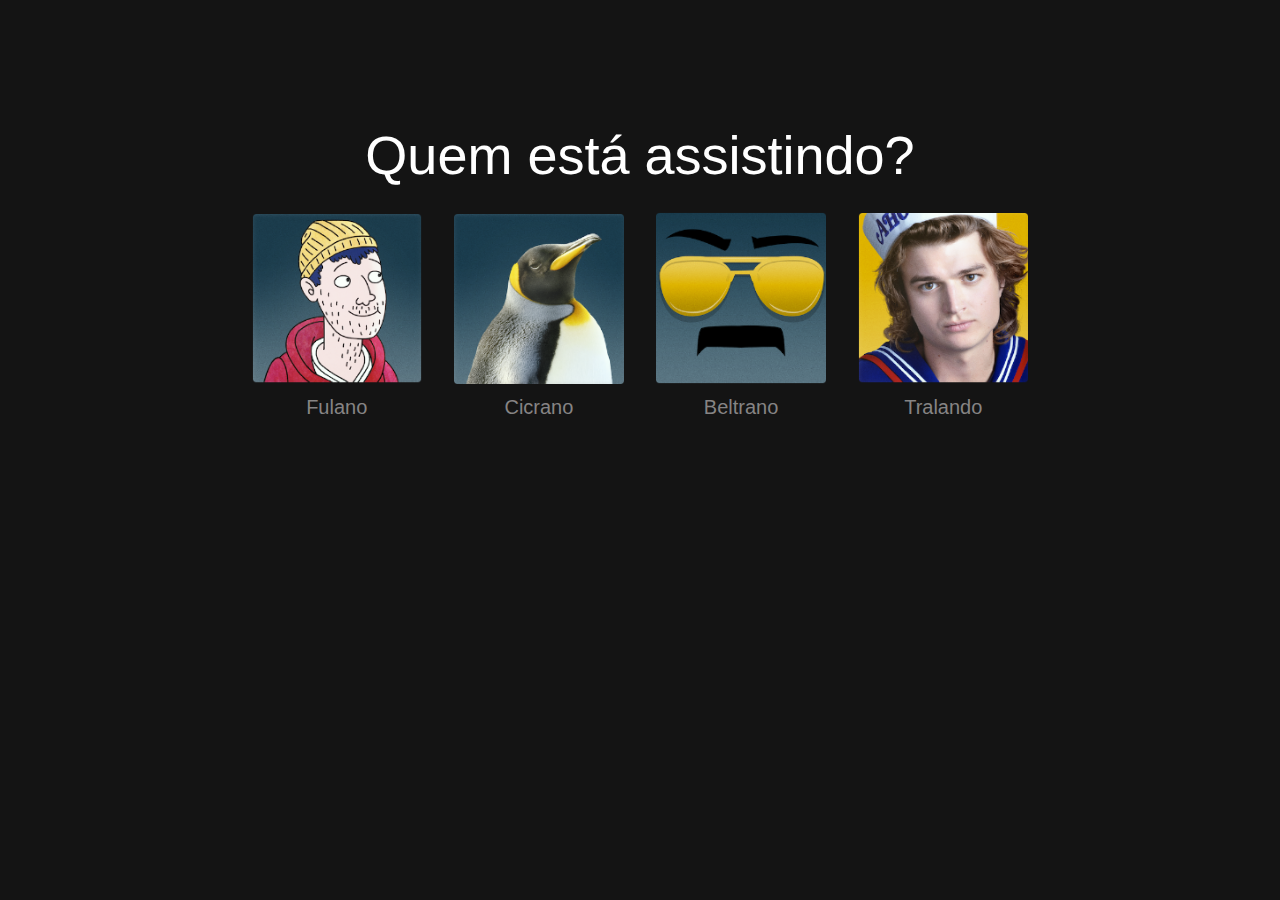
<file: perfis.html>
<!DOCTYPE html>
<html lang="pt-br">
<head>
    <meta charset="UTF-8">
    <link rel="shortcut icon" href="src/imagens/icones/netflix-icon.ico" type="image/x-icon">
    <title>Netflix - Perfis</title>
    <link rel="stylesheet" href="src/css/reset.css">
    <link rel="stylesheet" href="src/css/style-perfis.css">
</head>
    <body>
        <header>
            <div class="caixa">
                <h1 class="titulo">Quem está assistindo?</h1>
                <nav>
                    <ul>
                        <li><a href=""><img src="src/imagens/icones/perfil_t.png" alt="perfil_t.png" class="imagem"><p>Fulano</p></a></li>
                        <li><a href=""><img src="src/imagens/icones/perfil_m.png" alt="perfil_m.png" class="imagem"><p>Cicrano</p></a></li>
                        <li><a href="index.html"><img src="src/imagens/icones/perfil_k.png" alt="perfil_k.png" class="imagem"><p>Beltrano</p></a></li>
                        <li><a href=""><img src="src/imagens/icones/perfil_n.png" alt="perfil_n.png" class="imagem"><p>Tralando</p></a></li>
                    </ul>
                </nav>
            </div>
        </header>
        <main>
        </main>
        <footer>
        </footer>    
    </body>
</html>
</file>
<file: src/css/style.css>
/*INTERFACE DE STREAMING - NETFLIX*/

    /*Cabeçalho*/

body {
    background: #141414;
}

.nav-caixa {
    width: 100%;
    top: 0;
    position: fixed;
    z-index: 1;
}

nav {
    background: #141414;
    width: 100%;
    padding: 15px 0;
}

nav ul {
    position: absolute;
    top: 23px;
    left: 180px;
}

nav li {
    display: inline;
    font-size: 14px;
    font-family:'Arial';
    margin-left: 15px;
}

nav a {
    text-decoration: none;
    color: #e7e1e1;
}

.logo {
    width: 95px;
    height: auto;
    padding-left: 60px;
    padding-top: 5px;
}

.icones-nav {
    position: absolute;
    top: 12px;
    right: 60px;
}

.pesquisa, .notificacoes {
    height: 22px;
    width: auto;
    margin-left: 20px;
}

.perfis {
    height: 31px;
    width: auto;
    margin-left: 20px;
}

.serie-de-exibicao{

}

.banner {
    width: 100%;
}

.titulo-serie-destaque {
    width: 500px;
    height: auto;
    position: absolute;
    top: 230px;
    left: 100px;
}

.resenha-serie-de-exibicao {
    font-family: 'arial';
    color: #FFFFF0;
    position: absolute;
    top: 405px;
    left: 100px;
}

.resenha-serie-de-exibicao h2 {
    margin-bottom: 25px;
}

.titulo {
    font-weight: bold;
    font-size: 22px;
    margin-bottom: 15px;
    margin-top: 50px;
    color: #ffffff;
    font-family: 'arial';
}

.p-cinza {
    color: #A1A1A1;
}

.resenha {
    margin: 20px 0;
}

.resenha-creditos p {
    margin: 12px 0;
}

    /*Conteúdo principal*/

.conteudo-principal {
    margin-left: 60px;
    margin-bottom: 50px;
}

.conteudo-principal li {
    display: inline;
}

.minha-lista {
    margin-top: -20px;
}

.imagem {
    width: 220px;
    height: 122px;
}

.imagem:hover {
    width: 235px;
    height: auto;
    border: 1px solid #FFFFFF;
}

    /*Rodapé*/

footer {
    width: 1200px;
    margin: 110px auto 20px;
}

footer ul {
    display: inline-block;
    width: 22%;
}

footer li {
    margin: 15px 0;
}

footer a {
    font-family: 'arial';
    font-size: 13px;
    color: #808080;
    text-decoration: none
}

footer a:hover {
    text-decoration: underline;
}

.redes-sociais ul {
    margin-left: 90px;
}

.redes-sociais li {
    display: inline;
    margin-left: 25px;
}

.redes-sociais img{
    height: 21px;
    width: auto;
}

.rodape-caixa {
    margin-left: 100px;
}

.codigo {
    margin-top: 8px;
}

#codigo-servico {
    border: 2px solid #808080;
    padding: 7px;
}

#codigo-servico:hover {
    color: #FFFFFF;
    text-decoration: none;
}

.copyright {
    font-family: 'arial';
    font-size: 12px;
    color: #808080;
    margin-top: 10px;
}
</file>
<file: src/css/style-perfis.css>
/*PÁGINA DE PERFIS - NETFLIX*/

* {
    box-sizing: border-box;
}

body {
    background: #141414;
}

.caixa {
    width: 940px;
    margin: auto;
    padding: 10% 0;
}

.titulo {
    font-family:'Arial';
    text-align: center;
    color: #ffffff;
    font-size: 54px;
    margin-bottom: 30px;
}

nav ul {
    text-align: center;
}

nav li {
    display: inline-block;
    margin: 0 1.5%;
    text-align: center;
}

.imagem {
    width: 170px;
    height: auto;
    margin-bottom: 10px;
}

nav a {
    text-decoration: none;
    color: #868484;
    font-family: 'arial';
    font-size: 20px;
}
</file>
